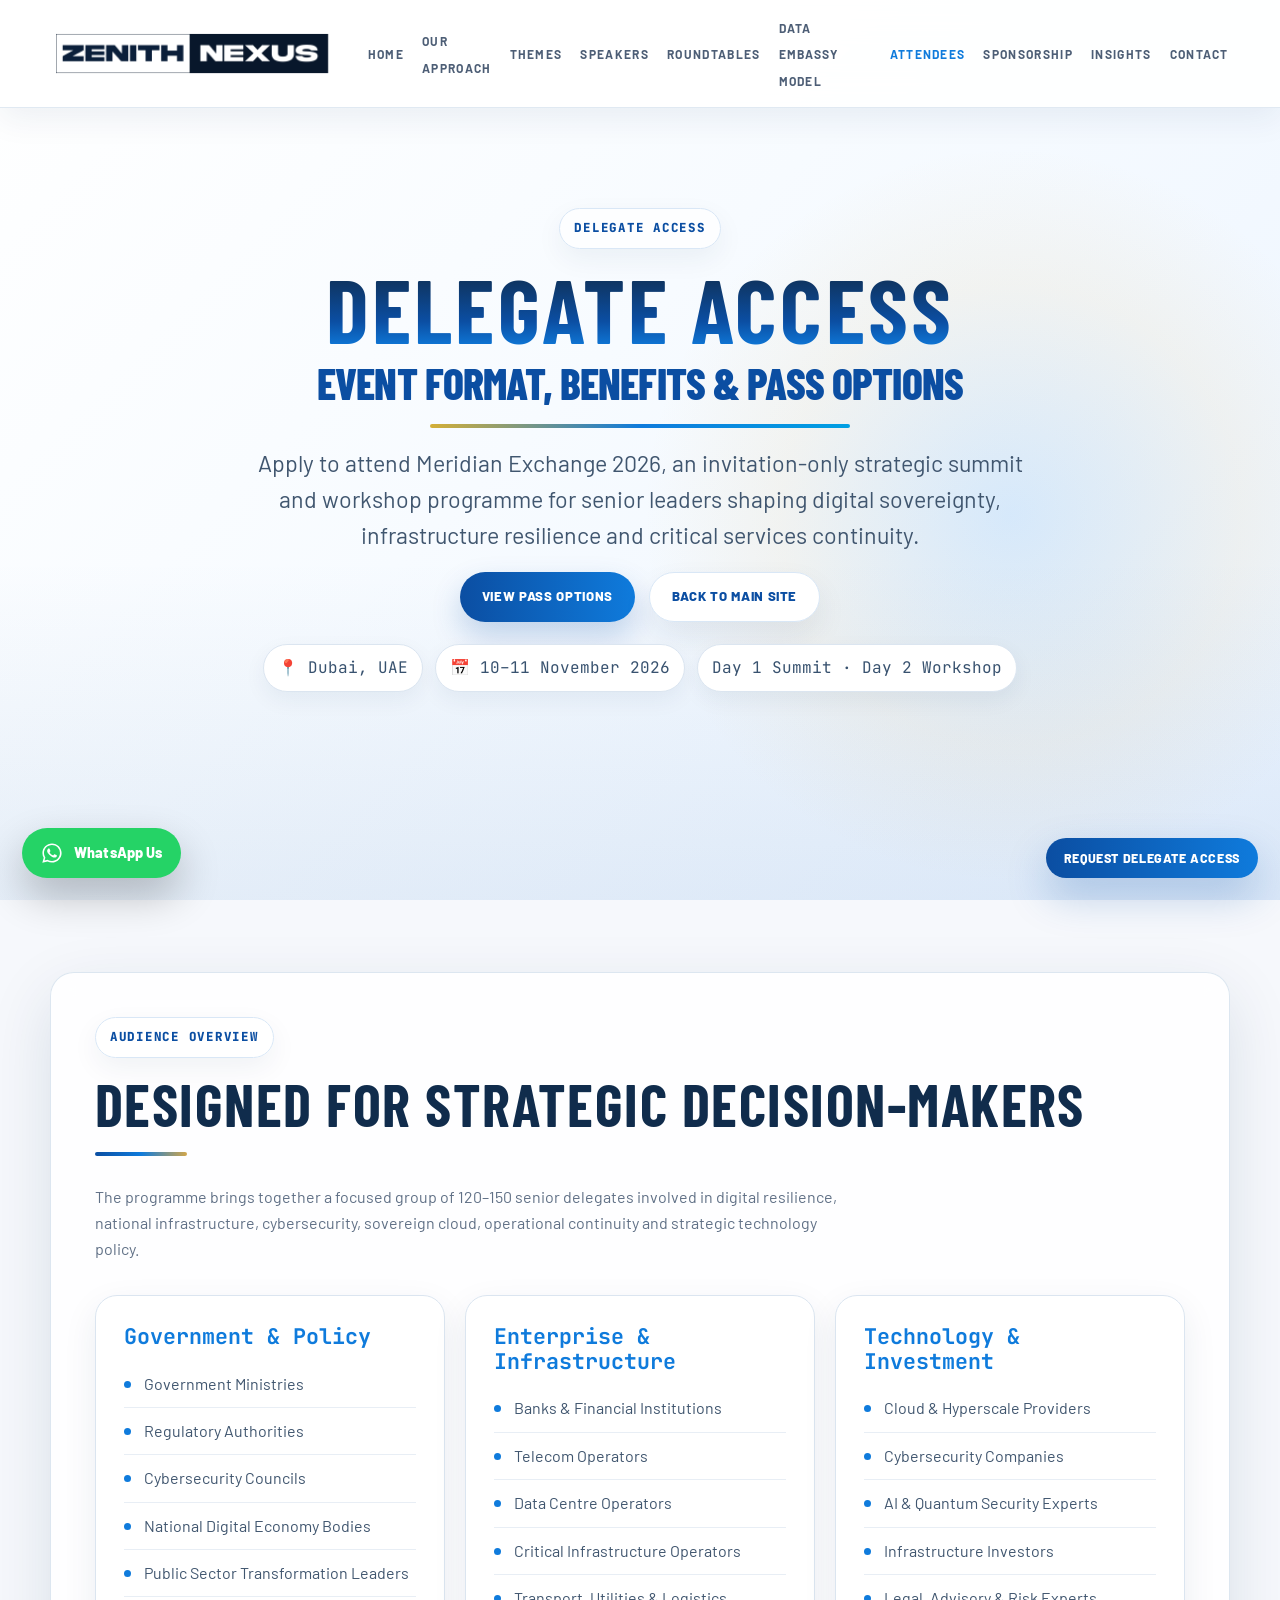
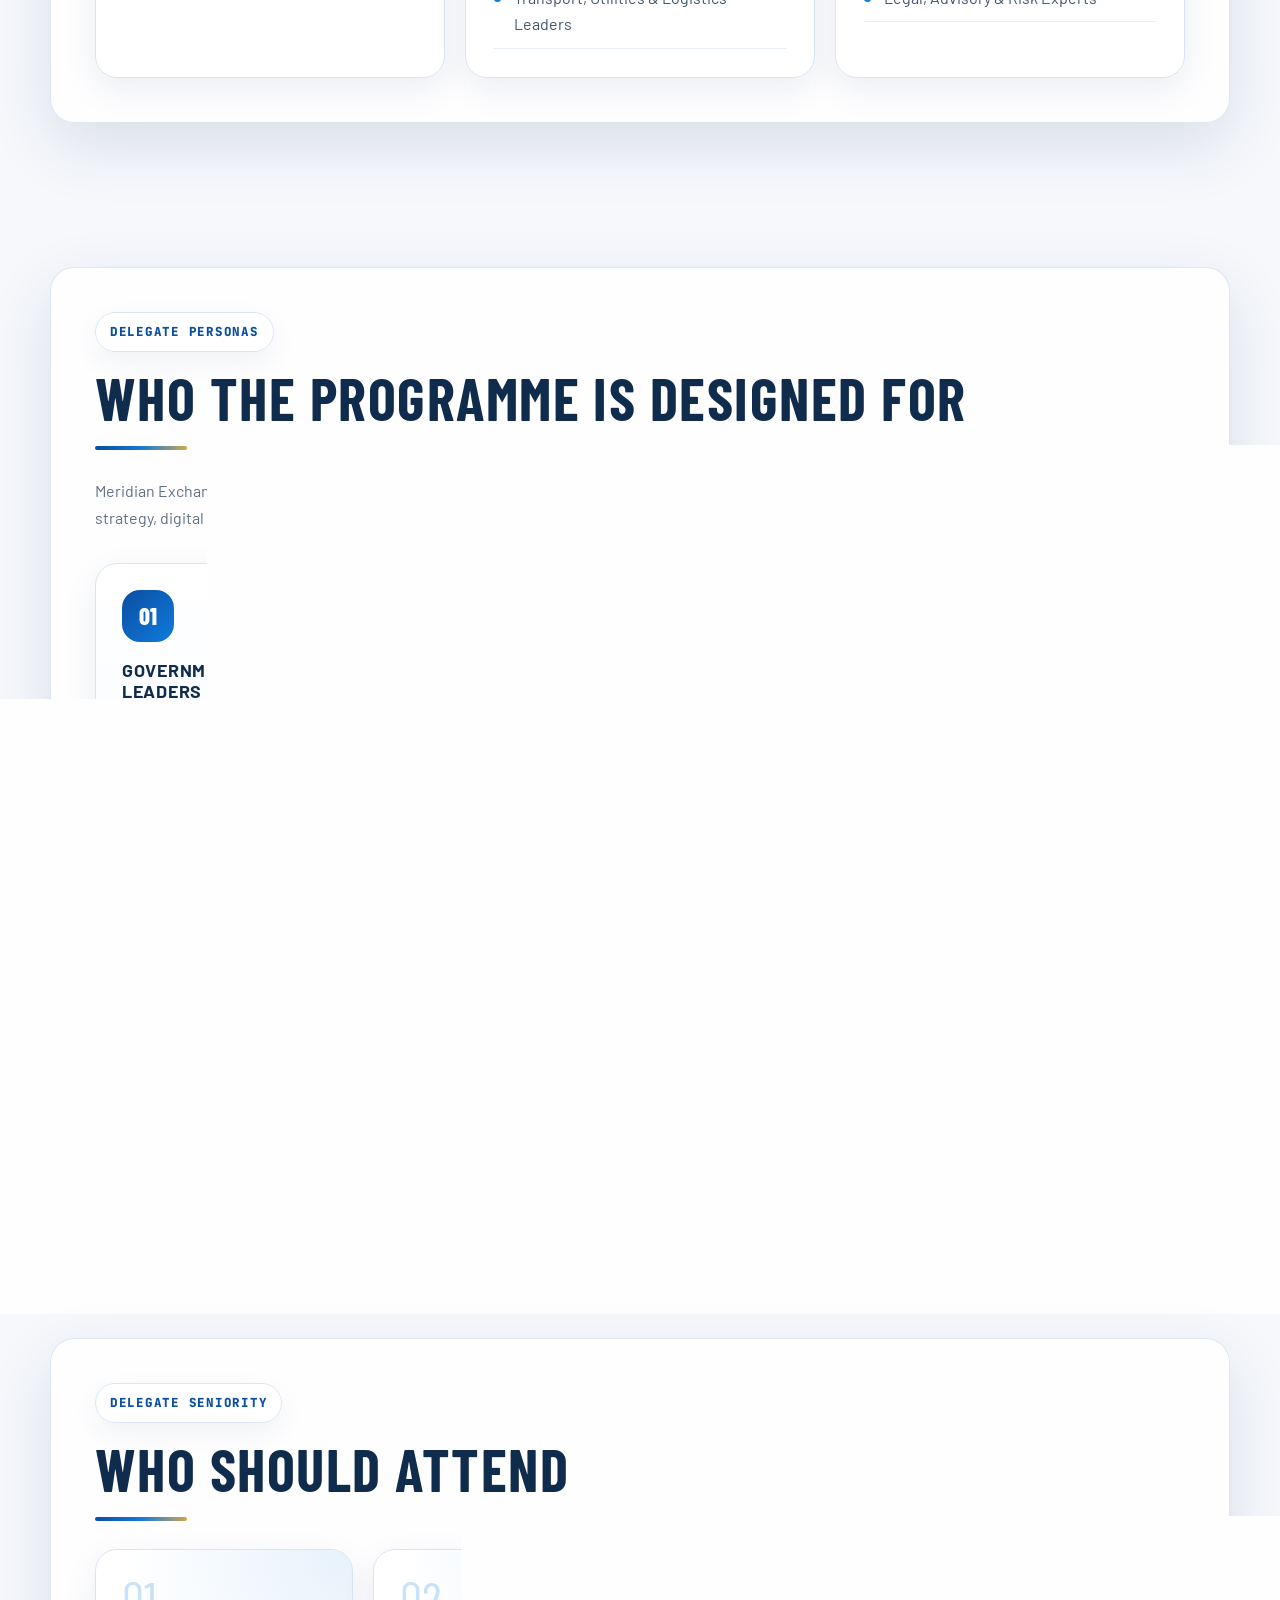
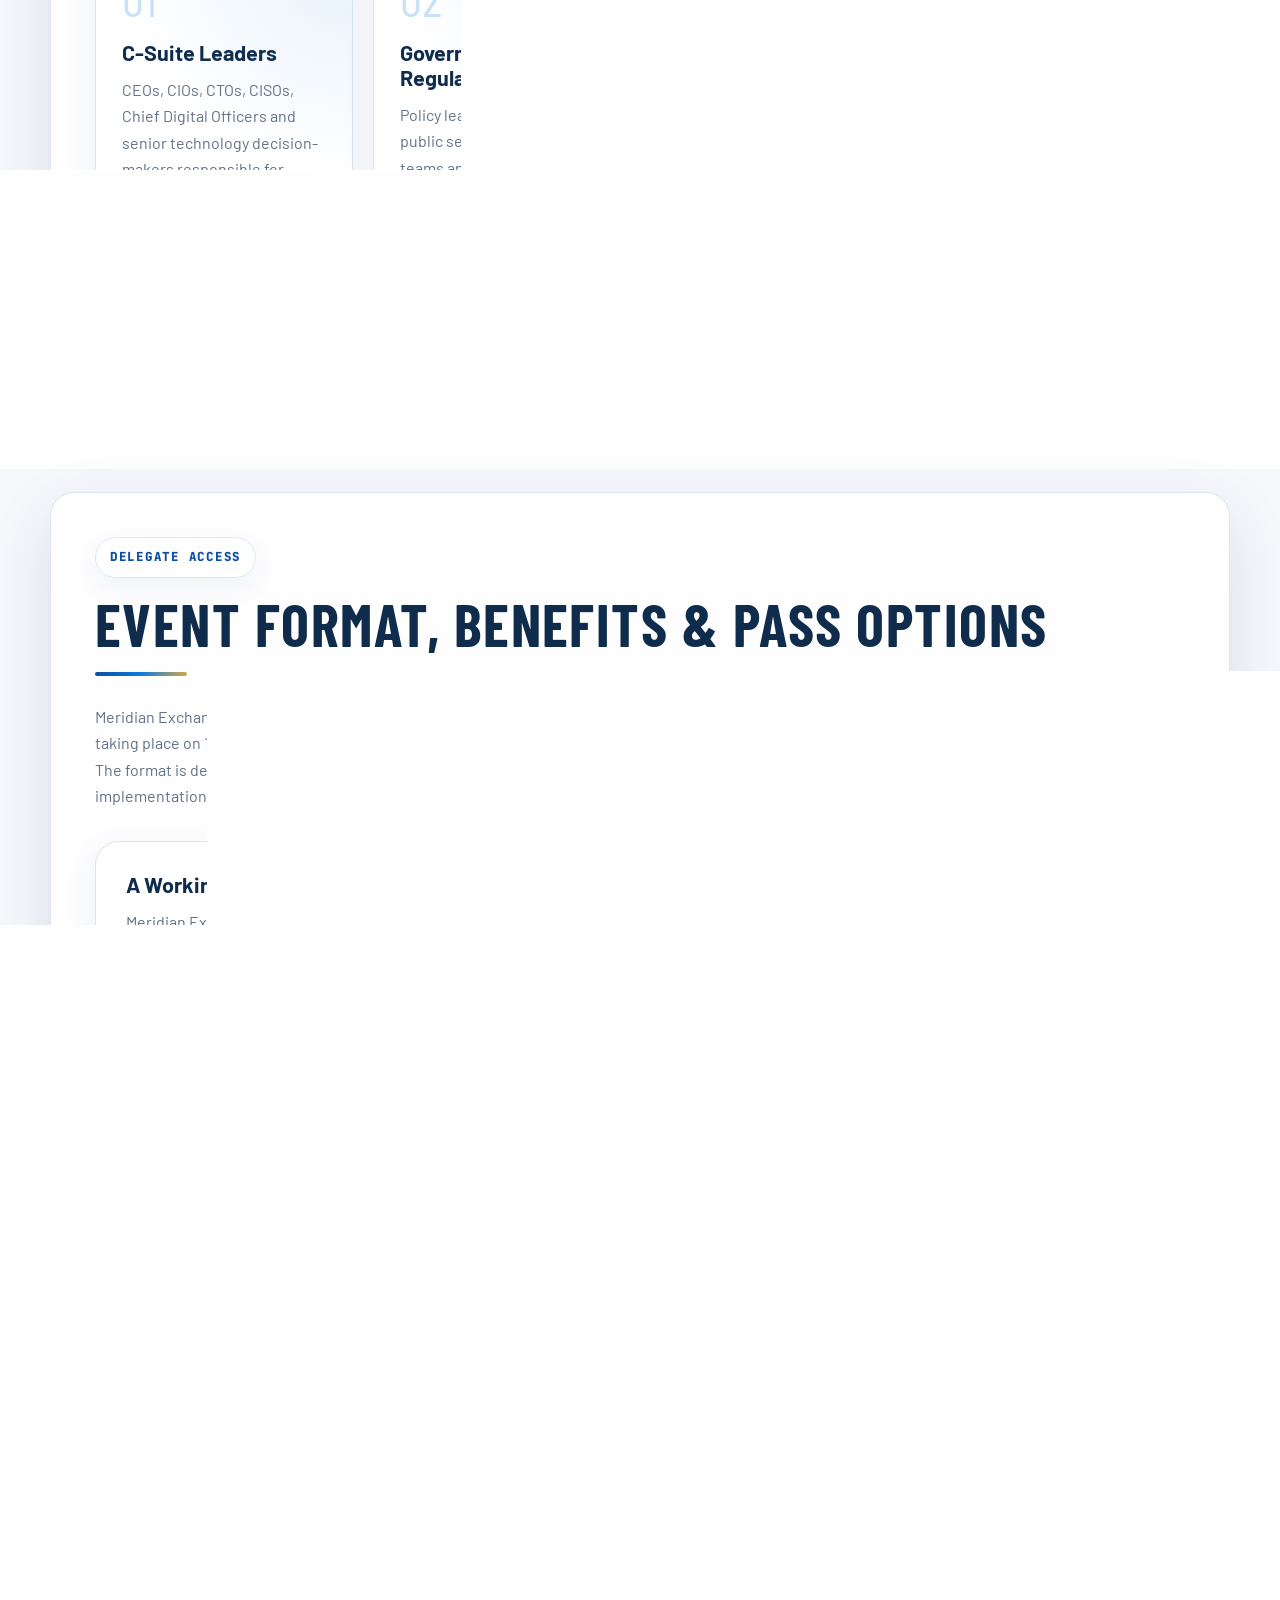
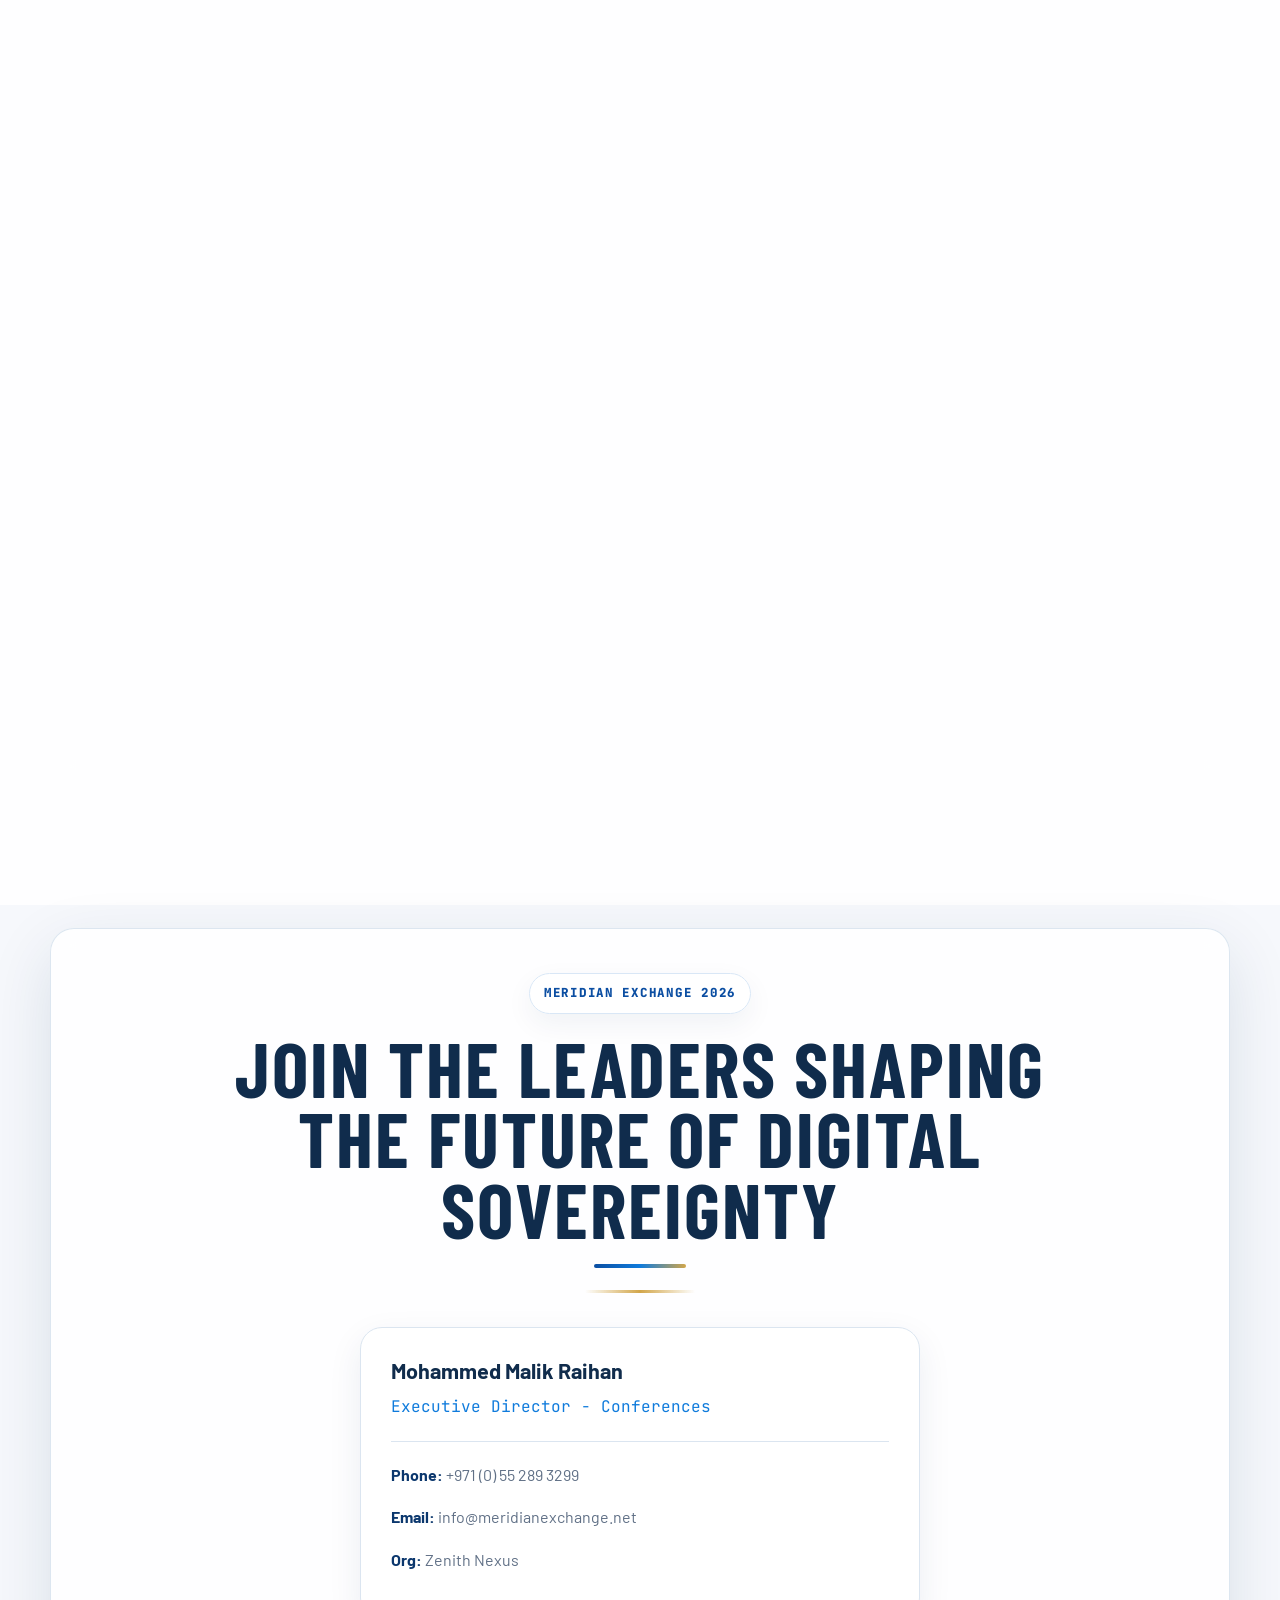
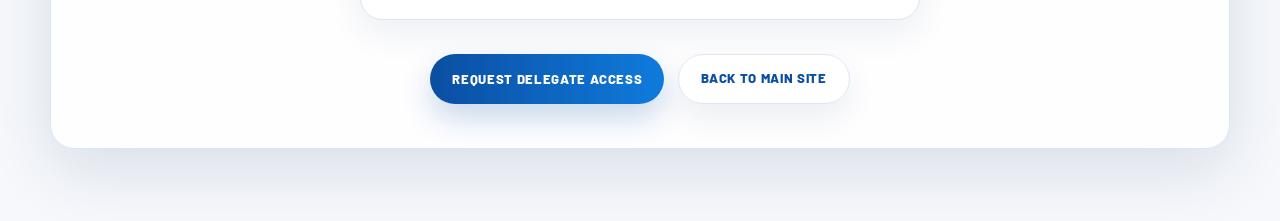
<file: attendees.html>
<!DOCTYPE html>
<html lang="en">
<head>
<meta charset="utf-8"/>
<meta content="width=device-width, initial-scale=1.0" name="viewport"/>

<title>Delegate Access | Meridian Exchange Dubai</title>

<meta name="description" content="Explore delegate access, event format, benefits and pass options for Meridian Exchange 2026, a two-day strategic summit and workshop in Dubai for senior leaders shaping digital sovereignty and infrastructure resilience."/><meta name="robots" content="index, follow"/>
<link rel="canonical" href="https://meridianexchange.net/attendees.html"/>

<meta property="og:type" content="website"/>
<meta property="og:title" content="Delegate Access | Meridian Exchange"/>
<meta property="og:description" content="A senior delegate profile for Meridian Exchange, bringing together government, regulatory, infrastructure, cybersecurity, cloud, data centre, telecom and digital transformation leaders."/>
<meta property="og:url" content="https://meridianexchange.net/attendees.html"/>
<meta property="og:site_name" content="Meridian Exchange"/>
<meta property="og:image" content="https://meridianexchange.net/images/meridian-preview.jpg"/>
<meta property="og:image:width" content="1200"/>
<meta property="og:image:height" content="630"/>

<meta name="twitter:card" content="summary_large_image"/>
<meta name="twitter:title" content="Delegate Access | Meridian Exchange"/>
<meta name="twitter:description" content="Explore delegate access, event format and pass options for Meridian Exchange 2026."/>
<meta name="twitter:image" content="https://meridianexchange.net/images/meridian-preview.jpg"/>

<link href="https://fonts.googleapis.com" rel="preconnect"/>
<link crossorigin="" href="https://fonts.gstatic.com" rel="preconnect"/>
<link href="https://fonts.googleapis.com/css2?family=Barlow:ital,wght@0,300;0,400;0,500;0,600;0,700;0,800;1,300;1,400&family=Barlow+Condensed:wght@600;700;800&family=JetBrains+Mono:wght@400;500&display=swap" rel="stylesheet"/>
<link href="css/style.css" rel="stylesheet"/>
</head>

<body>
<div aria-hidden="true" class="site-bg"></div>
<div id="progress-bar"></div>

<nav class="navbar">
  <div class="logo">
    <a href="index.html#cover">
      <img alt="Zenith Nexus Logo" class="nav-logo-img" src="images/Zenith Nexus Logo.png"/>
    </a>
  </div>

  <button aria-label="Toggle Navigation" class="menu-toggle" id="menuToggle">☰</button>

  <ul class="nav-links" id="navLinks">
    <li><a href="index.html#cover">Home</a></li>
    <li><a href="index.html#our-approach">Our Approach</a></li>
    <li><a href="index.html#strategic-themes">Themes</a></li>
    <li><a href="speakers.html">Speakers</a></li>
    <li><a href="index.html#roundtables">Roundtables</a></li>
    <li><a href="index.html#enclave-model">Data Embassy Model</a></li>
    <li><a href="attendees.html" class="active">Attendees</a></li>
    <li><a href="index.html#sponsorship">Sponsorship</a></li>
    <li><a href="insights.html">Insights</a></li>
    <li><a href="index.html#contact">Contact</a></li>
  </ul>
</nav>

<section class="page flex-center text-center" id="cover">
  <div class="container relative-z reveal">
    <p class="eyebrow font-mono">Delegate Access</p>
    <h1 class="hero-topic hero-brand-title fade-in">DELEGATE ACCESS</h1>
    <h2 class="hero-theme-highlight">Event Format, Benefits &amp; Pass Options</h2>

    <p class="hero-support">
      Apply to attend Meridian Exchange 2026, an invitation-only strategic summit and workshop programme for senior leaders shaping digital sovereignty, infrastructure resilience and critical services continuity.
    </p>

    <div class="hero-actions">
      <a href="#delegate-access" class="btn btn-primary">
        View Pass Options
      </a>
      <a href="index.html" class="btn btn-secondary">
        Back to Main Site
      </a>
    </div>

    <div class="meta-info font-mono" style="margin-top:22px;">
  <span>📍 Dubai, UAE</span>
  <span>📅 10–11 November 2026</span>
  <span>Day 1 Summit · Day 2 Workshop</span>
</div>
  </div>
</section>

<section class="page section-padding">
  <div class="container reveal">
    <p class="eyebrow font-mono">Audience Overview</p>
    <h2>Designed for Strategic Decision-Makers</h2>

    <p class="font-muted subtitle-margin">
      The programme brings together a focused group of 120–150 senior delegates involved in digital resilience, national infrastructure, cybersecurity, sovereign cloud, operational continuity and strategic technology policy.
    </p>

    <div class="three-col">
      <div class="list-col">
        <h3 class="teal font-mono">Government &amp; Policy</h3>
        <ul class="dotted-list">
          <li>Government Ministries</li>
          <li>Regulatory Authorities</li>
          <li>Cybersecurity Councils</li>
          <li>National Digital Economy Bodies</li>
          <li>Public Sector Transformation Leaders</li>
        </ul>
      </div>

      <div class="list-col">
        <h3 class="teal font-mono">Enterprise &amp; Infrastructure</h3>
        <ul class="dotted-list">
          <li>Banks &amp; Financial Institutions</li>
          <li>Telecom Operators</li>
          <li>Data Centre Operators</li>
          <li>Critical Infrastructure Operators</li>
          <li>Transport, Utilities &amp; Logistics Leaders</li>
        </ul>
      </div>

      <div class="list-col">
        <h3 class="teal font-mono">Technology &amp; Investment</h3>
        <ul class="dotted-list">
          <li>Cloud &amp; Hyperscale Providers</li>
          <li>Cybersecurity Companies</li>
          <li>AI &amp; Quantum Security Experts</li>
          <li>Infrastructure Investors</li>
          <li>Legal, Advisory &amp; Risk Experts</li>
        </ul>
      </div>
    </div>
  </div>
</section>

<section class="page section-padding" id="delegate-personas">
  <div class="container reveal">
    <p class="eyebrow font-mono">Delegate Personas</p>
    <h2>Who the Programme Is Designed For</h2>

    <p class="font-muted subtitle-margin">
  Meridian Exchange is curated for senior stakeholders responsible for national resilience, infrastructure strategy, digital transformation and sovereign technology decisions.
</p>

    <div class="persona-grid">
      <div class="persona-card card-hover">
        <span class="persona-icon">01</span>
        <h3>Government &amp; Regulatory Leaders</h3>
        <p class="font-muted">
          Ministries, digital authorities, regulators and public-sector leaders shaping national digital infrastructure policy.
        </p>
      </div>

      <div class="persona-card card-hover">
        <span class="persona-icon">02</span>
        <h3>Cybersecurity &amp; National Risk Teams</h3>
        <p class="font-muted">
          Stakeholders responsible for cyber resilience, national security coordination, incident readiness and infrastructure protection.
        </p>
      </div>

      <div class="persona-card card-hover">
        <span class="persona-icon">03</span>
        <h3>Cloud, Data Centre &amp; Telecom Operators</h3>
        <p class="font-muted">
          Infrastructure providers enabling sovereign cloud, colocation, connectivity, satellite, data corridors and resilience architecture.
        </p>
      </div>

      <div class="persona-card card-hover">
        <span class="persona-icon">04</span>
        <h3>Financial Infrastructure Leaders</h3>
        <p class="font-muted">
          Central banks, regulators, banks, payment networks and financial institutions focused on continuity and trusted infrastructure.
        </p>
      </div>

      <div class="persona-card card-hover">
        <span class="persona-icon">05</span>
        <h3>Technology &amp; Quantum Security Experts</h3>
        <p class="font-muted">
          Specialists in encryption, sovereign platforms, quantum-safe systems, identity, secure infrastructure and critical technologies.
        </p>
      </div>

      <div class="persona-card card-hover">
        <span class="persona-icon">06</span>
        <h3>Investors, Advisors &amp; Strategic Partners</h3>
        <p class="font-muted">
          Investment, legal, advisory and policy stakeholders supporting resilient infrastructure development and cross-border cooperation.
        </p>
      </div>
    </div>
  </div>
</section>

<section class="page section-padding">
  <div class="container reveal">
    <p class="eyebrow font-mono">Delegate Seniority</p>
    <h2>Who Should Attend</h2>

    <div class="rt-grid">
      <div class="rt-card card-hover">
        <div class="rt-badge font-condensed">01</div>
        <h3>C-Suite Leaders</h3>
        <p class="font-muted">
          CEOs, CIOs, CTOs, CISOs, Chief Digital Officers and senior technology decision-makers responsible for resilience and transformation.
        </p>
      </div>

      <div class="rt-card card-hover">
        <div class="rt-badge font-condensed">02</div>
        <h3>Government &amp; Regulators</h3>
        <p class="font-muted">
          Policy leaders, regulators, public sector transformation teams and authorities shaping digital sovereignty and infrastructure governance.
        </p>
      </div>

      <div class="rt-card card-hover">
        <div class="rt-badge font-condensed">03</div>
        <h3>Infrastructure Operators</h3>
        <p class="font-muted">
          Leaders responsible for national infrastructure, data centres, telecom networks, utilities, logistics platforms and essential services.
        </p>
      </div>

      <div class="rt-card card-hover">
        <div class="rt-badge font-condensed">04</div>
        <h3>Technology Partners</h3>
        <p class="font-muted">
          Cloud, cybersecurity, AI, quantum security, sovereign infrastructure and advisory companies supporting continuity and resilience strategies.
        </p>
      </div>
    </div>
  </div>
</section>

<section class="page section-padding" id="delegate-access">
  <div class="container reveal">
    <p class="eyebrow font-mono">Delegate Access</p>
    <h2>Event Format, Benefits &amp; Pass Options</h2>

    <p class="font-muted subtitle-margin">
  Meridian Exchange is structured as a two-day programme, with the closed-door strategic roundtable summit taking place on 10 November 2026 and a focused workshop programme taking place on 11 November 2026. The format is designed to support meaningful dialogue, practical recommendations and future implementation frameworks.
</p>

    <div class="delegate-format-grid">
      <div class="delegate-info-card">
        <h3>A Working Forum, Not a Traditional Conference</h3>

        <p class="font-muted">
  Meridian Exchange is designed for moderated strategic discussion, not passive conference attendance. Day 1 combines executive networking, closed-door roundtables and closing synthesis, followed by a focused workshop programme on Day 2.
</p>

        <div class="format-flow">
          <div class="format-step"><span>09:30</span> Arrival</div>
          <div class="format-step"><span>10:00</span> Welcome Coffee</div>
          <div class="format-step"><span>11:00</span> Opening Remarks</div>
          <div class="format-step"><span>11:45</span> First Course Roundtable</div>
          <div class="format-step"><span>12:30</span> Second Course Roundtable</div>
          <div class="format-step"><span>13:15</span> Third Course Roundtable</div>
          <div class="format-step"><span>15:00</span> Coffee Roundtable</div>
          <div class="format-step"><span>16:00</span> Closing Note</div>
        </div>
      </div>

      <div class="delegate-info-card">
        <h3>What Delegates Receive</h3>

        <ul class="benefit-list">
          <li>Full access to all roundtable discussions</li>
          <li>Access to the Day 2 workshop programme</li>
          <li>Three-course executive luncheon</li>
          <li>Welcome coffee and networking sessions</li>
          <li>Access to senior policymakers, regulators and infrastructure leaders</li>
          <li>Access to the Meridian Exchange Outcomes Report and Executive Summary</li>
          <li>Curated delegate directory</li>
          <li>Access to selected post-event materials</li>
          <li>Opportunity to contribute to strategic discussion outcomes</li>
        </ul>
      </div>
    </div>

    <div class="pass-section">
      <p class="eyebrow font-mono">Investment</p>
      <h3>Delegate Pass Options</h3>

      <div class="pass-grid">
        <div class="pass-card card-hover early-pass">
          <p class="pass-label">Limited Allocation</p>
          <h3>Early Confirmation Rate</h3>
          <p class="pass-deadline">Revised allocation date to be announced</p>
          <div class="pass-price">USD 495 <span>+ VAT</span></div>
          <p class="font-muted">
            For approved delegates confirming early. Standard individual rate applies after the cut-off date.
          </p>
        </div>

        <div class="pass-card card-hover featured-pass">
          <p class="pass-label">Individual Access</p>
          <h3>Individual Delegate Pass</h3>
          <div class="pass-price">USD 695 <span>+ VAT</span></div>
          <p class="font-muted">
            For qualified senior executives attending individually.
          </p>
        </div>

        <div class="pass-card card-hover">
          <p class="pass-label">3 Delegates</p>
          <h3>Group Delegate Pass</h3>
          <div class="pass-price">USD 1,750 <span>+ VAT</span></div>
          <p class="font-muted">
            For organisations nominating multiple senior representatives.
          </p>
        </div>

        <div class="pass-card card-hover">
          <p class="pass-label">5 Delegates</p>
          <h3>Corporate Delegation</h3>
          <div class="pass-price">USD 2,750 <span>+ VAT</span></div>
          <p class="font-muted">
            For leadership teams participating across resilience, infrastructure, cloud, cybersecurity or strategy functions.
          </p>
        </div>
      </div>

      <p class="pass-note font-muted">
  Early Confirmation Rate is subject to approval and limited allocation. Revised confirmation timelines will be announced following the updated November 2026 event schedule. Attendance is subject to qualification and invitation approval to maintain the seniority and balance of the Meridian Exchange audience.
</p>
    </div>

    <div class="insights-cta delegate-cta">
      <h3>Request Delegate Access</h3>
      <p class="font-muted">
        Submit your interest to attend Meridian Exchange 2026. The Meridian Exchange Secretariat will review your details and contact you regarding suitable delegate access options.
      </p>

      <button class="btn btn-primary js-open-lead-form" data-form-type="delegate" type="button">
        Request Delegate Access
      </button>
    </div>
  </div>
</section>

<section class="page flex-center text-center section-padding" id="contact">
  <div class="container reveal">
    <p class="eyebrow font-mono">Meridian Exchange 2026</p>
    <h2 class="footer-topic fade-in">Join the Leaders Shaping the Future of Digital Sovereignty</h2>

    <div class="gold-divider"></div>

    <div class="contact-box text-left card-hover">
      <h3>Mohammed Malik Raihan</h3>
      <p class="teal no-margin font-mono">Executive Director - Conferences</p>
      <hr class="dark-hr"/>
      <p class="font-muted"><strong>Phone:</strong> +971 (0) 55 289 3299</p>
      <p class="font-muted"><strong>Email:</strong> info@meridianexchange.net</p>
      <p class="font-muted"><strong>Org:</strong> Zenith Nexus</p>
    </div>

    <div class="hero-actions footer-actions">
      <button class="btn btn-primary js-open-lead-form" data-form-type="delegate" type="button">
        Request Delegate Access
      </button>

      <a href="index.html" class="btn btn-secondary">
        Back to Main Site
      </a>
    </div>
  </div>
</section>

<button class="floating-cta js-open-lead-form" data-form-type="delegate" type="button">
  Request Delegate Access
</button>

<div class="lead-modal" id="leadModal" aria-hidden="true">
  <div class="lead-modal-backdrop" data-close-lead-modal></div>

  <div class="lead-modal-dialog" role="dialog" aria-modal="true" aria-labelledby="leadModalTitle">
    <button class="lead-modal-close" type="button" aria-label="Close form" data-close-lead-modal>×</button>

    <p class="eyebrow font-mono" id="leadModalEyebrow">Meridian Exchange 2026</p>
    <h2 id="leadModalTitle">Request Delegate Access</h2>
    <p class="lead-modal-intro font-muted" id="leadModalIntro">Share your details and our team will contact you shortly.</p>

    <form class="lead-form" id="leadForm">
      <input type="hidden" id="formIntent" name="Enquiry Type" value="Request Delegate Access" />

      <div class="form-grid">
        <label>
          First Name*
          <input type="text" name="First Name" required autocomplete="given-name" />
        </label>

        <label>
          Last Name*
          <input type="text" name="Last Name" required autocomplete="family-name" />
        </label>

        <label>
          Business Email*
          <input type="email" name="Business Email" required autocomplete="email" />
        </label>

        <label>
          Mobile Number*
          <input type="tel" name="Mobile Number" required autocomplete="tel" />
        </label>

        <label>
          Job Title*
          <input type="text" name="Job Title" required autocomplete="organization-title" />
        </label>

        <label>
          Company / Organisation*
          <input type="text" name="Company" required autocomplete="organization" />
        </label>

        <label>
          Country*
          <input type="text" name="Country" required autocomplete="country-name" />
        </label>

        <label>
          Organisation Type*
          <select name="Organisation Type" required>
            <option value="">Select</option>
            <option>Government Authority / Regulator</option>
            <option>Central Bank / Financial Regulator</option>
            <option>Bank / Financial Institution</option>
            <option>Cloud / Hyperscaler</option>
            <option>Data Centre / Infrastructure Operator</option>
            <option>Cybersecurity / Technology Provider</option>
            <option>Investor / Advisory / Legal</option>
            <option>Media / Association</option>
            <option>Other</option>
          </select>
        </label>

        <label class="full-width">
          Message / Area of Interest
          <textarea name="Message" rows="4" placeholder="Tell us whether you are interested in attending, group passes, corporate delegation, agenda access, speaking, or a private discussion."></textarea>
        </label>
      </div>

      <label class="consent-row">
        <input type="checkbox" name="Consent" required />
        I agree to be contacted by Zenith Nexus regarding Meridian Exchange.
      </label>

      <button class="btn btn-primary lead-submit" type="submit">
        Submit Enquiry
      </button>

      <p class="form-note font-muted">
        Your enquiry will be securely submitted to the Meridian Exchange Secretariat. A member of our team will contact you shortly.
      </p>
    </form>
  </div>
</div>

<a
  href="https://wa.me/971552893299?text=Hello%20Malik%2C%20I%20am%20interested%20in%20Meridian%20Exchange%202026.%20Please%20share%20more%20details."
  class="whatsapp-float"
  target="_blank"
  rel="noopener noreferrer"
  aria-label="Chat with us on WhatsApp"
>
  <span class="whatsapp-icon">
    <svg viewBox="0 0 32 32" aria-hidden="true">
      <path d="M16.01 3.2C8.96 3.2 3.22 8.94 3.22 15.99c0 2.25.59 4.45 1.72 6.39L3.1 29.1l6.88-1.8a12.72 12.72 0 0 0 6.03 1.53h.01c7.05 0 12.79-5.74 12.79-12.79S23.06 3.2 16.01 3.2Zm0 23.47h-.01c-1.92 0-3.81-.52-5.45-1.5l-.39-.23-4.08 1.07 1.09-3.98-.25-.41a10.56 10.56 0 0 1-1.62-5.63c0-5.87 4.78-10.65 10.66-10.65 2.85 0 5.52 1.11 7.53 3.12a10.58 10.58 0 0 1 3.12 7.53c0 5.88-4.78 10.66-10.6 10.68Zm5.84-7.98c-.32-.16-1.89-.93-2.18-1.04-.29-.11-.5-.16-.71.16-.21.32-.82 1.04-1.01 1.25-.19.21-.37.24-.69.08-.32-.16-1.35-.5-2.58-1.59-.95-.85-1.59-1.89-1.78-2.21-.19-.32-.02-.49.14-.65.15-.15.32-.37.48-.56.16-.19.21-.32.32-.53.11-.21.05-.4-.03-.56-.08-.16-.71-1.72-.98-2.36-.26-.62-.52-.54-.71-.55h-.61c-.21 0-.56.08-.85.4-.29.32-1.12 1.09-1.12 2.66s1.14 3.09 1.3 3.3c.16.21 2.24 3.42 5.43 4.8.76.33 1.35.53 1.81.68.76.24 1.45.21 2 .13.61-.09 1.89-.77 2.15-1.52.27-.75.27-1.39.19-1.52-.08-.13-.29-.21-.61-.37Z"></path>
    </svg>
  </span>
  <span class="whatsapp-text">WhatsApp Us</span>
</a>

<script src="js/app.js"></script>
</body>
</html>
</file>
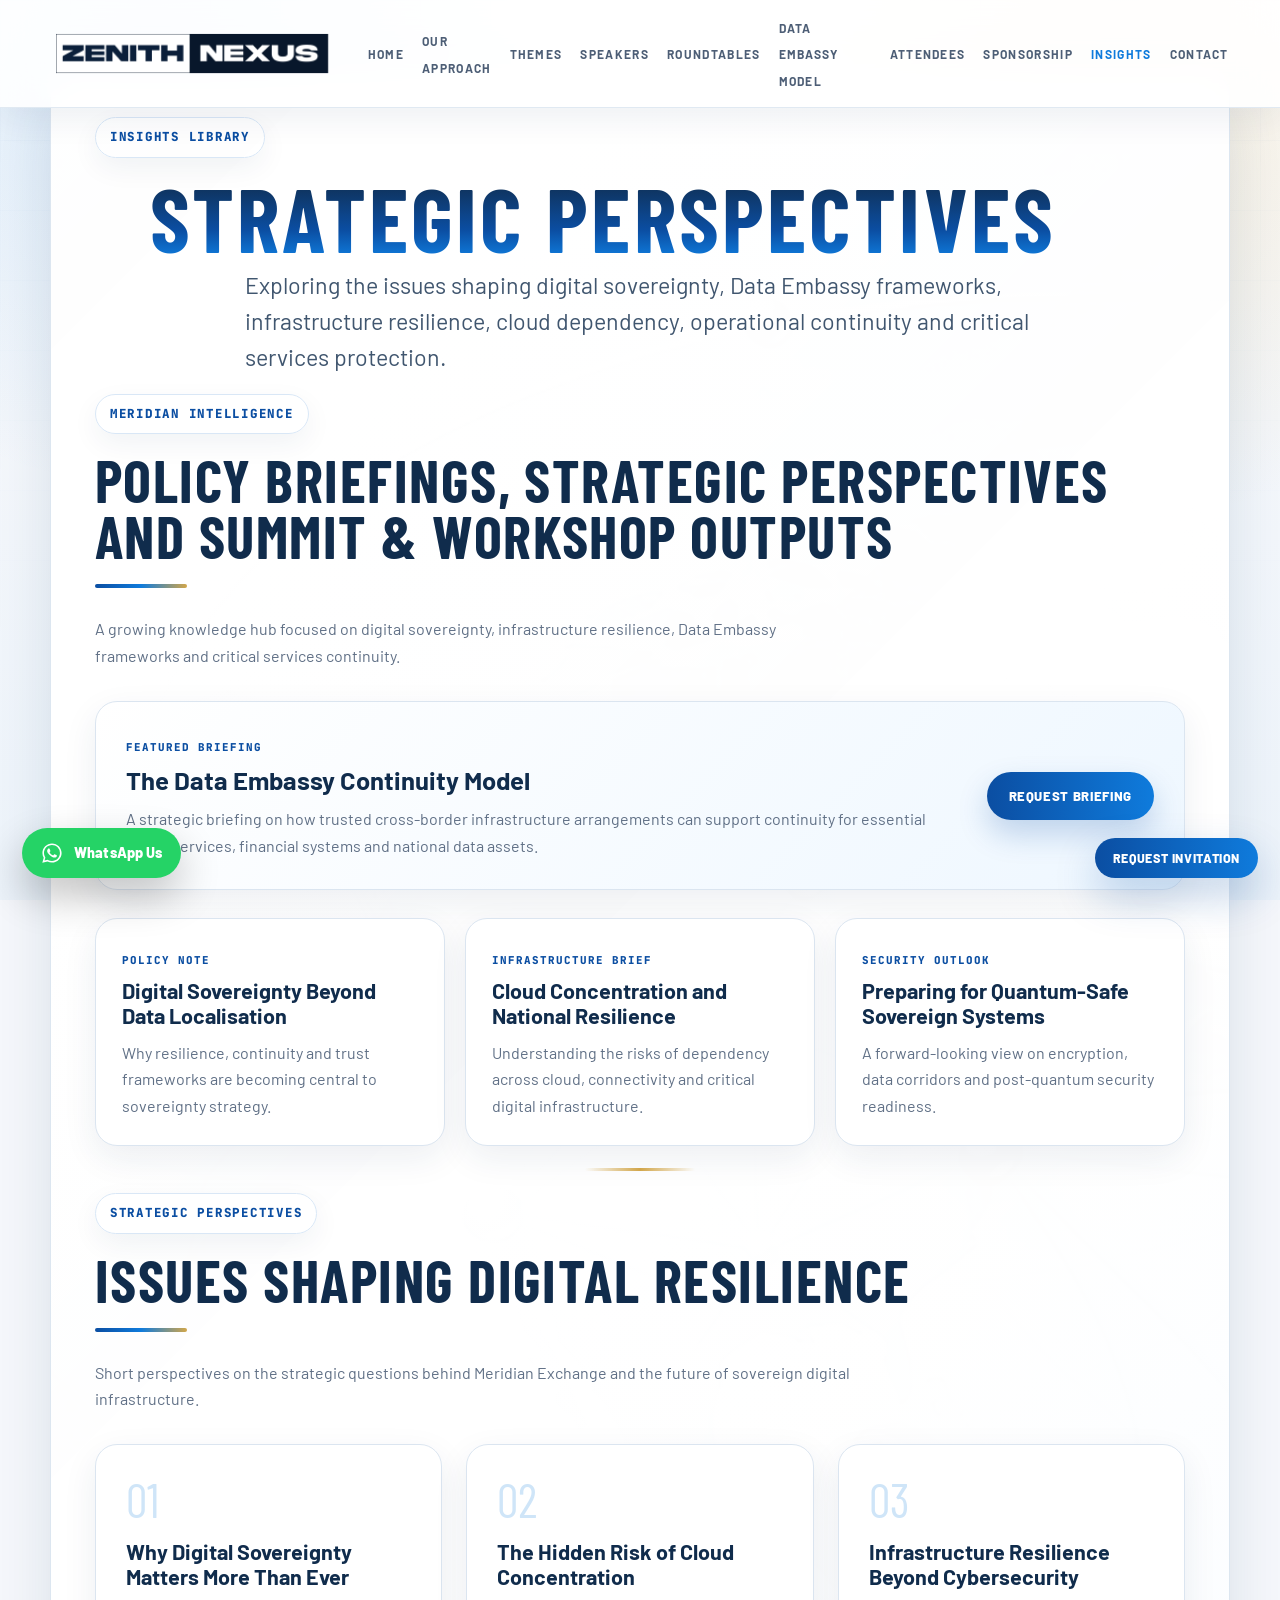
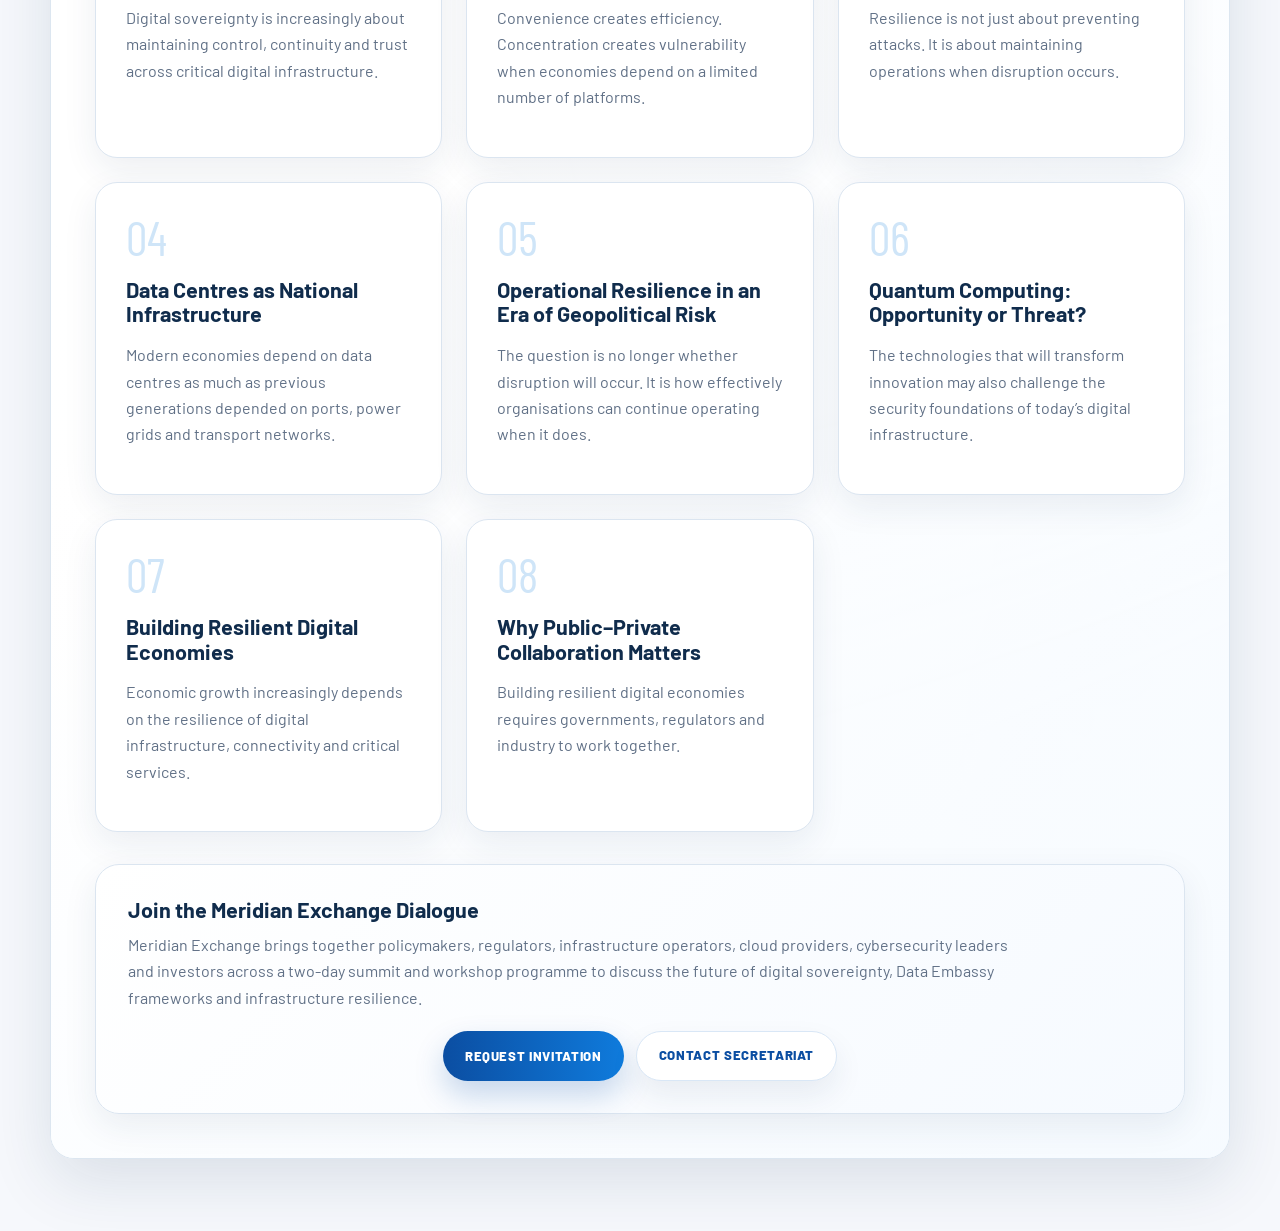
<file: insights.html>
<!DOCTYPE html>
<html lang="en">
<head>
<meta charset="utf-8"/>
<meta name="viewport" content="width=device-width, initial-scale=1.0"/>

<title>Insights | Meridian Exchange</title>

<meta name="description" content="Strategic insights from Meridian Exchange on digital sovereignty, Data Embassy frameworks, infrastructure resilience, cloud concentration, operational continuity, workshop themes and critical services protection."/><meta name="robots" content="index, follow"/>
<link rel="canonical" href="https://meridianexchange.net/insights.html"/>

<meta property="og:type" content="website"/>
<meta property="og:title" content="Insights | Meridian Exchange"/>
<meta property="og:description" content="Explore strategic perspectives, policy briefings and summit outputs on digital sovereignty, Data Embassy frameworks, infrastructure resilience and critical services continuity."/>
<meta property="og:url" content="https://meridianexchange.net/insights.html"/>
<meta property="og:site_name" content="Meridian Exchange"/>
<meta property="og:image" content="https://meridianexchange.net/images/meridian-preview.jpg"/>
<meta property="og:image:width" content="1200"/>
<meta property="og:image:height" content="630"/>

<meta name="twitter:card" content="summary_large_image"/>
<meta name="twitter:title" content="Insights | Meridian Exchange"/>
<meta name="twitter:description" content="Strategic perspectives on digital sovereignty, Data Embassy models and infrastructure resilience."/>
<meta name="twitter:image" content="https://meridianexchange.net/images/meridian-preview.jpg"/>

<link href="https://fonts.googleapis.com" rel="preconnect"/>
<link crossorigin="" href="https://fonts.gstatic.com" rel="preconnect"/>
<link href="https://fonts.googleapis.com/css2?family=Barlow:ital,wght@0,300;0,400;0,500;0,600;0,700;0,800;1,300;1,400&family=Barlow+Condensed:wght@600;700;800&family=JetBrains+Mono:wght@400;500&display=swap" rel="stylesheet"/>
<link href="css/style.css" rel="stylesheet"/>

<!-- Google Analytics -->
<script async src="https://www.googletagmanager.com/gtag/js?id=G-MV438D7FXN"></script>
<script>
  window.dataLayer = window.dataLayer || [];
  function gtag(){dataLayer.push(arguments);}
  gtag('js', new Date());
  gtag('config', 'G-MV438D7FXN');
</script>

<!-- LinkedIn Insight Tag -->
<script type="text/javascript">
_linkedin_partner_id = "10366401";
window._linkedin_data_partner_ids = window._linkedin_data_partner_ids || [];
window._linkedin_data_partner_ids.push(_linkedin_partner_id);
</script>

<script type="text/javascript">
(function(l) {
if (!l){
window.lintrk = function(a,b){
window.lintrk.q.push([a,b]);
};
window.lintrk.q=[];
}
var s = document.getElementsByTagName("script")[0];
var b = document.createElement("script");
b.type = "text/javascript";
b.async = true;
b.src = "https://snap.licdn.com/li.lms-analytics/insight.min.js";
s.parentNode.insertBefore(b, s);
})(window.lintrk);
</script>

<noscript>
<img
height="1"
width="1"
style="display:none;"
alt=""
src="https://px.ads.linkedin.com/collect/?pid=10366401&fmt=gif"
/>
</noscript>

</head>

<body>
<div aria-hidden="true" class="site-bg"></div>
<div id="progress-bar"></div>

<nav class="navbar">
  <div class="logo">
    <a href="index.html#cover">
      <img alt="Zenith Nexus Logo" class="nav-logo-img" src="images/Zenith Nexus Logo.png"/>
    </a>
  </div>

  <button aria-label="Toggle Navigation" class="menu-toggle" id="menuToggle">☰</button>

  <ul class="nav-links" id="navLinks">
    <li><a href="index.html#cover">Home</a></li>
    <li><a href="index.html#our-approach">Our Approach</a></li>
    <li><a href="index.html#strategic-themes">Themes</a></li>
    <li><a href="speakers.html">Speakers</a></li>
    <li><a href="index.html#roundtables">Roundtables</a></li>
    <li><a href="index.html#enclave-model">Data Embassy Model</a></li>
    <li><a href="attendees.html">Attendees</a></li>
    <li><a href="index.html#sponsorship">Sponsorship</a></li>
    <li><a href="insights.html" class="active">Insights</a></li>
    <li><a href="index.html#contact">Contact</a></li>
  </ul>
</nav>

<section class="page section-padding page-band page-band-globe">
  <div class="container reveal">
    <p class="eyebrow font-mono">Insights Library</p>
    <h1 class="hero-topic hero-brand-title">Strategic Perspectives</h1>

    <p class="hero-support">
      Exploring the issues shaping digital sovereignty, Data Embassy frameworks,
      infrastructure resilience, cloud dependency, operational continuity and critical services protection.
    </p>

    <div class="insights-hub">
      <p class="eyebrow font-mono">Meridian Intelligence</p>
      <h2>Policy Briefings, Strategic Perspectives and Summit &amp; Workshop Outputs</h2>

      <p class="font-muted subtitle-margin">
        A growing knowledge hub focused on digital sovereignty, infrastructure resilience,
        Data Embassy frameworks and critical services continuity.
      </p>

      <div class="publication-feature card-hover">
        <div>
          <span class="featured-label font-mono">Featured Briefing</span>
          <h3>The Data Embassy Continuity Model</h3>
          <p class="font-muted">
            A strategic briefing on how trusted cross-border infrastructure arrangements can support continuity for essential public services, financial systems and national data assets.
          </p>
        </div>

        <button class="btn btn-primary js-open-lead-form" data-form-type="agenda" type="button">
          Request Briefing
        </button>
      </div>

      <div class="publication-grid">
        <article class="publication-card">
          <span class="publication-type font-mono">Policy Note</span>
          <h3>Digital Sovereignty Beyond Data Localisation</h3>
          <p class="font-muted">
            Why resilience, continuity and trust frameworks are becoming central to sovereignty strategy.
          </p>
        </article>

        <article class="publication-card">
          <span class="publication-type font-mono">Infrastructure Brief</span>
          <h3>Cloud Concentration and National Resilience</h3>
          <p class="font-muted">
            Understanding the risks of dependency across cloud, connectivity and critical digital infrastructure.
          </p>
        </article>

        <article class="publication-card">
          <span class="publication-type font-mono">Security Outlook</span>
          <h3>Preparing for Quantum-Safe Sovereign Systems</h3>
          <p class="font-muted">
            A forward-looking view on encryption, data corridors and post-quantum security readiness.
          </p>
        </article>
      </div>
    </div>

    <div class="gold-divider"></div>

    <p class="eyebrow font-mono">Strategic Perspectives</p>
    <h2>Issues Shaping Digital Resilience</h2>

    <p class="font-muted subtitle-margin">
      Short perspectives on the strategic questions behind Meridian Exchange and the future of sovereign digital infrastructure.
    </p>

    <div class="insights-grid">

      <article class="insight-card card-hover">
        <span class="insight-num font-condensed">01</span>
        <h3>Why Digital Sovereignty Matters More Than Ever</h3>
        <p class="font-muted">
          Digital sovereignty is increasingly about maintaining control, continuity and trust across critical digital infrastructure.
        </p>
      </article>

      <article class="insight-card card-hover">
        <span class="insight-num font-condensed">02</span>
        <h3>The Hidden Risk of Cloud Concentration</h3>
        <p class="font-muted">
          Convenience creates efficiency. Concentration creates vulnerability when economies depend on a limited number of platforms.
        </p>
      </article>

      <article class="insight-card card-hover">
        <span class="insight-num font-condensed">03</span>
        <h3>Infrastructure Resilience Beyond Cybersecurity</h3>
        <p class="font-muted">
          Resilience is not just about preventing attacks. It is about maintaining operations when disruption occurs.
        </p>
      </article>

      <article class="insight-card card-hover">
        <span class="insight-num font-condensed">04</span>
        <h3>Data Centres as National Infrastructure</h3>
        <p class="font-muted">
          Modern economies depend on data centres as much as previous generations depended on ports, power grids and transport networks.
        </p>
      </article>

      <article class="insight-card card-hover">
        <span class="insight-num font-condensed">05</span>
        <h3>Operational Resilience in an Era of Geopolitical Risk</h3>
        <p class="font-muted">
          The question is no longer whether disruption will occur. It is how effectively organisations can continue operating when it does.
        </p>
      </article>

      <article class="insight-card card-hover">
        <span class="insight-num font-condensed">06</span>
        <h3>Quantum Computing: Opportunity or Threat?</h3>
        <p class="font-muted">
          The technologies that will transform innovation may also challenge the security foundations of today’s digital infrastructure.
        </p>
      </article>

      <article class="insight-card card-hover">
        <span class="insight-num font-condensed">07</span>
        <h3>Building Resilient Digital Economies</h3>
        <p class="font-muted">
          Economic growth increasingly depends on the resilience of digital infrastructure, connectivity and critical services.
        </p>
      </article>

      <article class="insight-card card-hover">
        <span class="insight-num font-condensed">08</span>
        <h3>Why Public–Private Collaboration Matters</h3>
        <p class="font-muted">
          Building resilient digital economies requires governments, regulators and industry to work together.
        </p>
      </article>

    </div>

    <div class="insights-cta">
      <h3>Join the Meridian Exchange Dialogue</h3>
      <p class="font-muted">
  Meridian Exchange brings together policymakers, regulators, infrastructure operators,
  cloud providers, cybersecurity leaders and investors across a two-day summit and workshop programme
  to discuss the future of digital sovereignty, Data Embassy frameworks and infrastructure resilience.
</p>

      <div style="display:flex;gap:12px;justify-content:center;flex-wrap:wrap;">
        <button class="btn btn-primary js-open-lead-form" data-form-type="invitation" type="button">
          Request Invitation
        </button>

        <a href="index.html#contact" class="btn btn-secondary">
          Contact Secretariat
        </a>
      </div>
    </div>
  </div>
</section>

<button class="floating-cta js-open-lead-form" data-form-type="invitation" type="button">
  Request Invitation
</button>

<div class="lead-modal" id="leadModal" aria-hidden="true">
  <div class="lead-modal-backdrop" data-close-lead-modal></div>

  <div class="lead-modal-dialog" role="dialog" aria-modal="true" aria-labelledby="leadModalTitle">
    <button class="lead-modal-close" type="button" aria-label="Close form" data-close-lead-modal>×</button>

    <p class="eyebrow font-mono" id="leadModalEyebrow">Meridian Exchange 2026</p>
    <h2 id="leadModalTitle">Request Invitation</h2>
    <p class="lead-modal-intro font-muted" id="leadModalIntro">Share your details and our team will contact you shortly.</p>

    <form class="lead-form" id="leadForm">
      <input type="hidden" id="formIntent" name="Enquiry Type" value="Request Invitation" />

      <div class="form-grid">
        <label>
          First Name*
          <input type="text" name="First Name" required autocomplete="given-name" />
        </label>

        <label>
          Last Name*
          <input type="text" name="Last Name" required autocomplete="family-name" />
        </label>

        <label>
          Business Email*
          <input type="email" name="Business Email" required autocomplete="email" />
        </label>

        <label>
          Mobile Number*
          <input type="tel" name="Mobile Number" required autocomplete="tel" />
        </label>

        <label>
          Job Title*
          <input type="text" name="Job Title" required autocomplete="organization-title" />
        </label>

        <label>
          Company / Organisation*
          <input type="text" name="Company" required autocomplete="organization" />
        </label>

        <label>
          Country*
          <input type="text" name="Country" required autocomplete="country-name" />
        </label>

        <label>
          Organisation Type*
          <select name="Organisation Type" required>
            <option value="">Select</option>
            <option>Government Authority / Regulator</option>
            <option>Central Bank / Financial Regulator</option>
            <option>Bank / Financial Institution</option>
            <option>Cloud / Hyperscaler</option>
            <option>Data Centre / Infrastructure Operator</option>
            <option>Cybersecurity / Technology Provider</option>
            <option>Investor / Advisory / Legal</option>
            <option>Media / Association</option>
            <option>Other</option>
          </select>
        </label>

        <label class="sponsor-only">
          Sponsorship Interest
          <select name="Sponsorship Interest">
            <option value="">Select</option>
            <option>Strategic Partner</option>
            <option>Roundtable Partner</option>
            <option>Knowledge Partner</option>
            <option>Technology Partner</option>
            <option>Media / Supporting Partner</option>
          </select>
        </label>

        <label class="sponsor-only">
          Estimated Budget Range
          <select name="Estimated Budget Range">
            <option value="">Select</option>
            <option>Under AED 50,000</option>
            <option>AED 50,000 – 100,000</option>
            <option>AED 100,000 – 250,000</option>
            <option>AED 250,000+</option>
            <option>To be discussed</option>
          </select>
        </label>

        <label class="full-width">
          Message / Area of Interest
          <textarea name="Message" rows="4" placeholder="Tell us whether you are interested in attending, partnering, sponsorship, agenda access, speaking, receiving a briefing, or a private discussion."></textarea>
        </label>
      </div>

      <label class="consent-row">
        <input type="checkbox" name="Consent" required />
        I agree to be contacted by Zenith Nexus regarding Meridian Exchange.
      </label>

      <button class="btn btn-primary lead-submit" type="submit">
        Submit Enquiry
      </button>

      <p class="form-note font-muted">
        Your enquiry will be securely submitted to the Meridian Exchange Secretariat. A member of our team will contact you shortly.
      </p>
    </form>
  </div>
</div>

<a
  href="https://wa.me/971552893299?text=Hello%20Malik%2C%20I%20am%20interested%20in%20Meridian%20Exchange%202026.%20Please%20share%20more%20details."
  class="whatsapp-float"
  target="_blank"
  rel="noopener noreferrer"
  aria-label="Chat with us on WhatsApp"
>
  <span class="whatsapp-icon">
    <svg viewBox="0 0 32 32" aria-hidden="true">
      <path d="M16.01 3.2C8.96 3.2 3.22 8.94 3.22 15.99c0 2.25.59 4.45 1.72 6.39L3.1 29.1l6.88-1.8a12.72 12.72 0 0 0 6.03 1.53h.01c7.05 0 12.79-5.74 12.79-12.79S23.06 3.2 16.01 3.2Zm0 23.47h-.01c-1.92 0-3.81-.52-5.45-1.5l-.39-.23-4.08 1.07 1.09-3.98-.25-.41a10.56 10.56 0 0 1-1.62-5.63c0-5.87 4.78-10.65 10.66-10.65 2.85 0 5.52 1.11 7.53 3.12a10.58 10.58 0 0 1 3.12 7.53c0 5.88-4.78 10.66-10.6 10.68Zm5.84-7.98c-.32-.16-1.89-.93-2.18-1.04-.29-.11-.5-.16-.71.16-.21.32-.82 1.04-1.01 1.25-.19.21-.37.24-.69.08-.32-.16-1.35-.5-2.58-1.59-.95-.85-1.59-1.89-1.78-2.21-.19-.32-.02-.49.14-.65.15-.15.32-.37.48-.56.16-.19.21-.32.32-.53.11-.21.05-.4-.03-.56-.08-.16-.71-1.72-.98-2.36-.26-.62-.52-.54-.71-.55h-.61c-.21 0-.56.08-.85.4-.29.32-1.12 1.09-1.12 2.66s1.14 3.09 1.3 3.3c.16.21 2.24 3.42 5.43 4.8.76.33 1.35.53 1.81.68.76.24 1.45.21 2 .13.61-.09 1.89-.77 2.15-1.52.27-.75.27-1.39.19-1.52-.08-.13-.29-.21-.61-.37Z"></path>
    </svg>
  </span>
  <span class="whatsapp-text">WhatsApp Us</span>
</a>

<script src="js/app.js"></script>
</body>
</html>
</file>
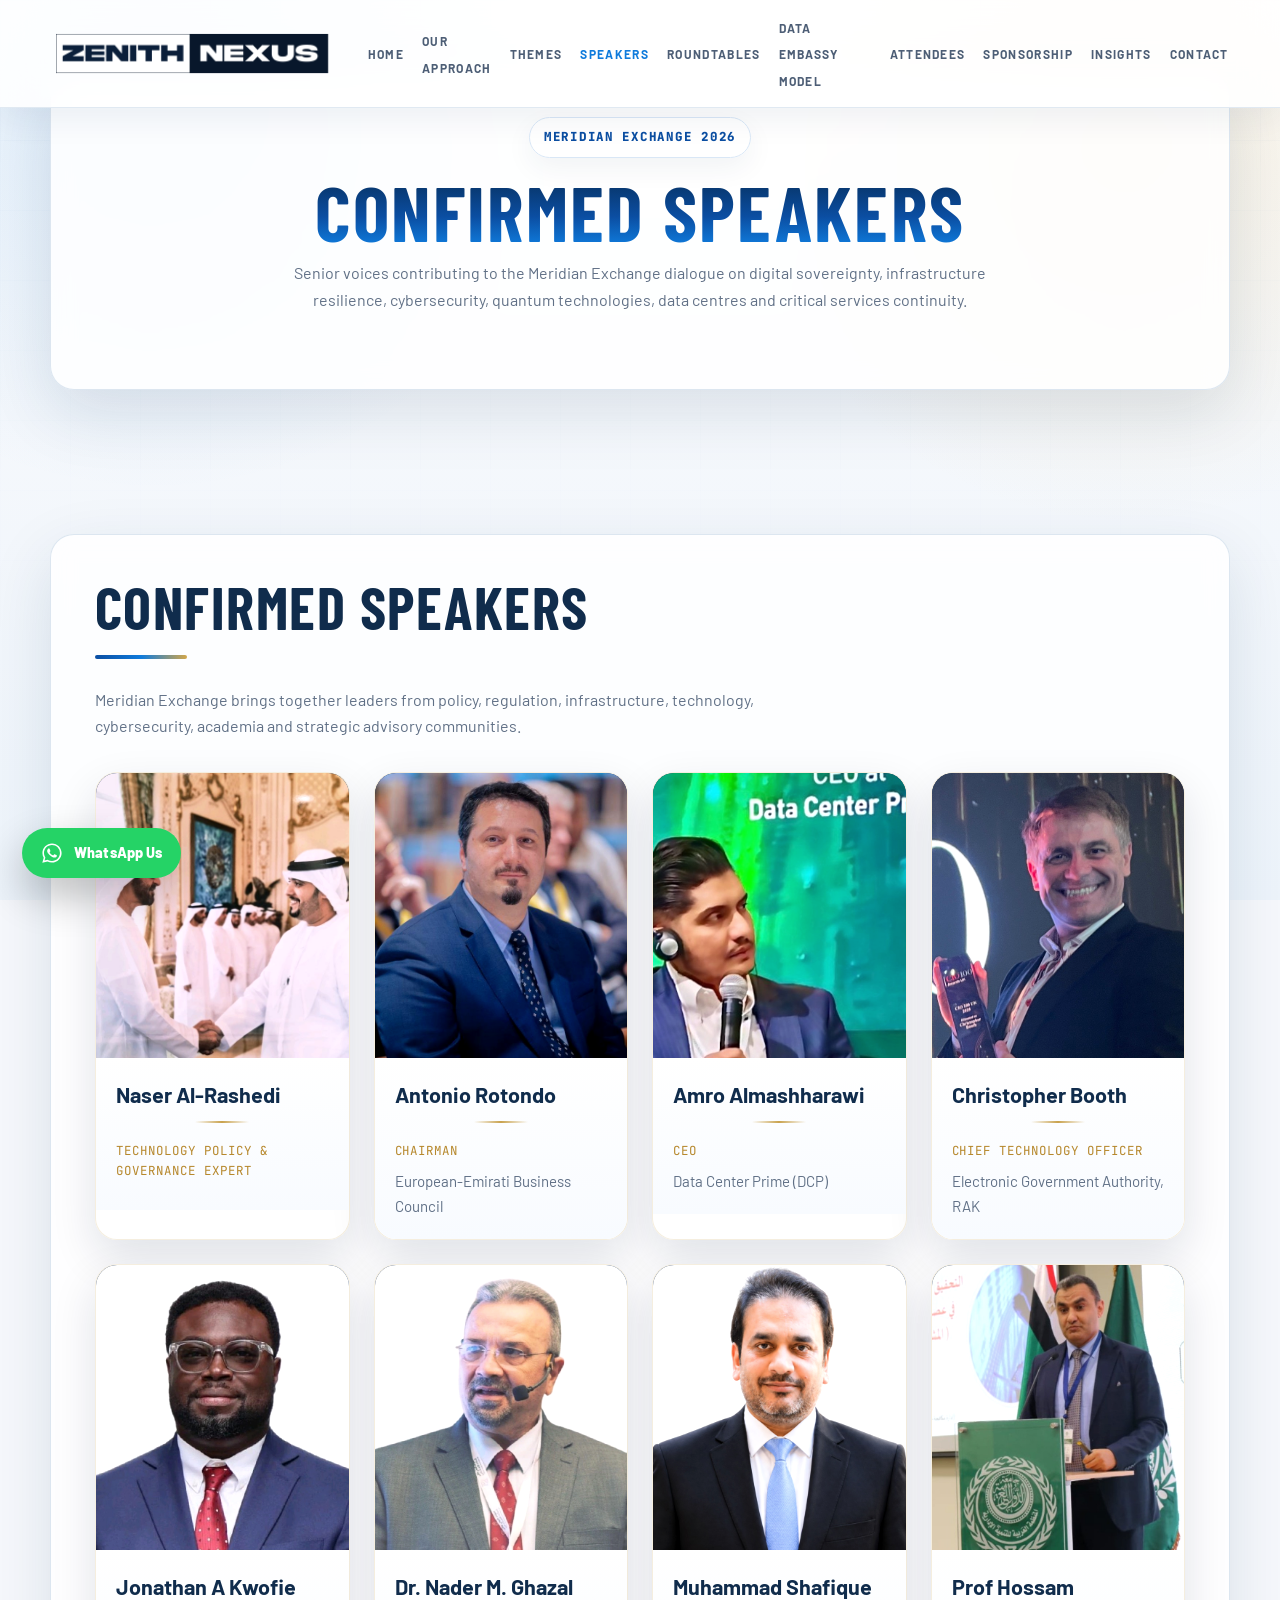
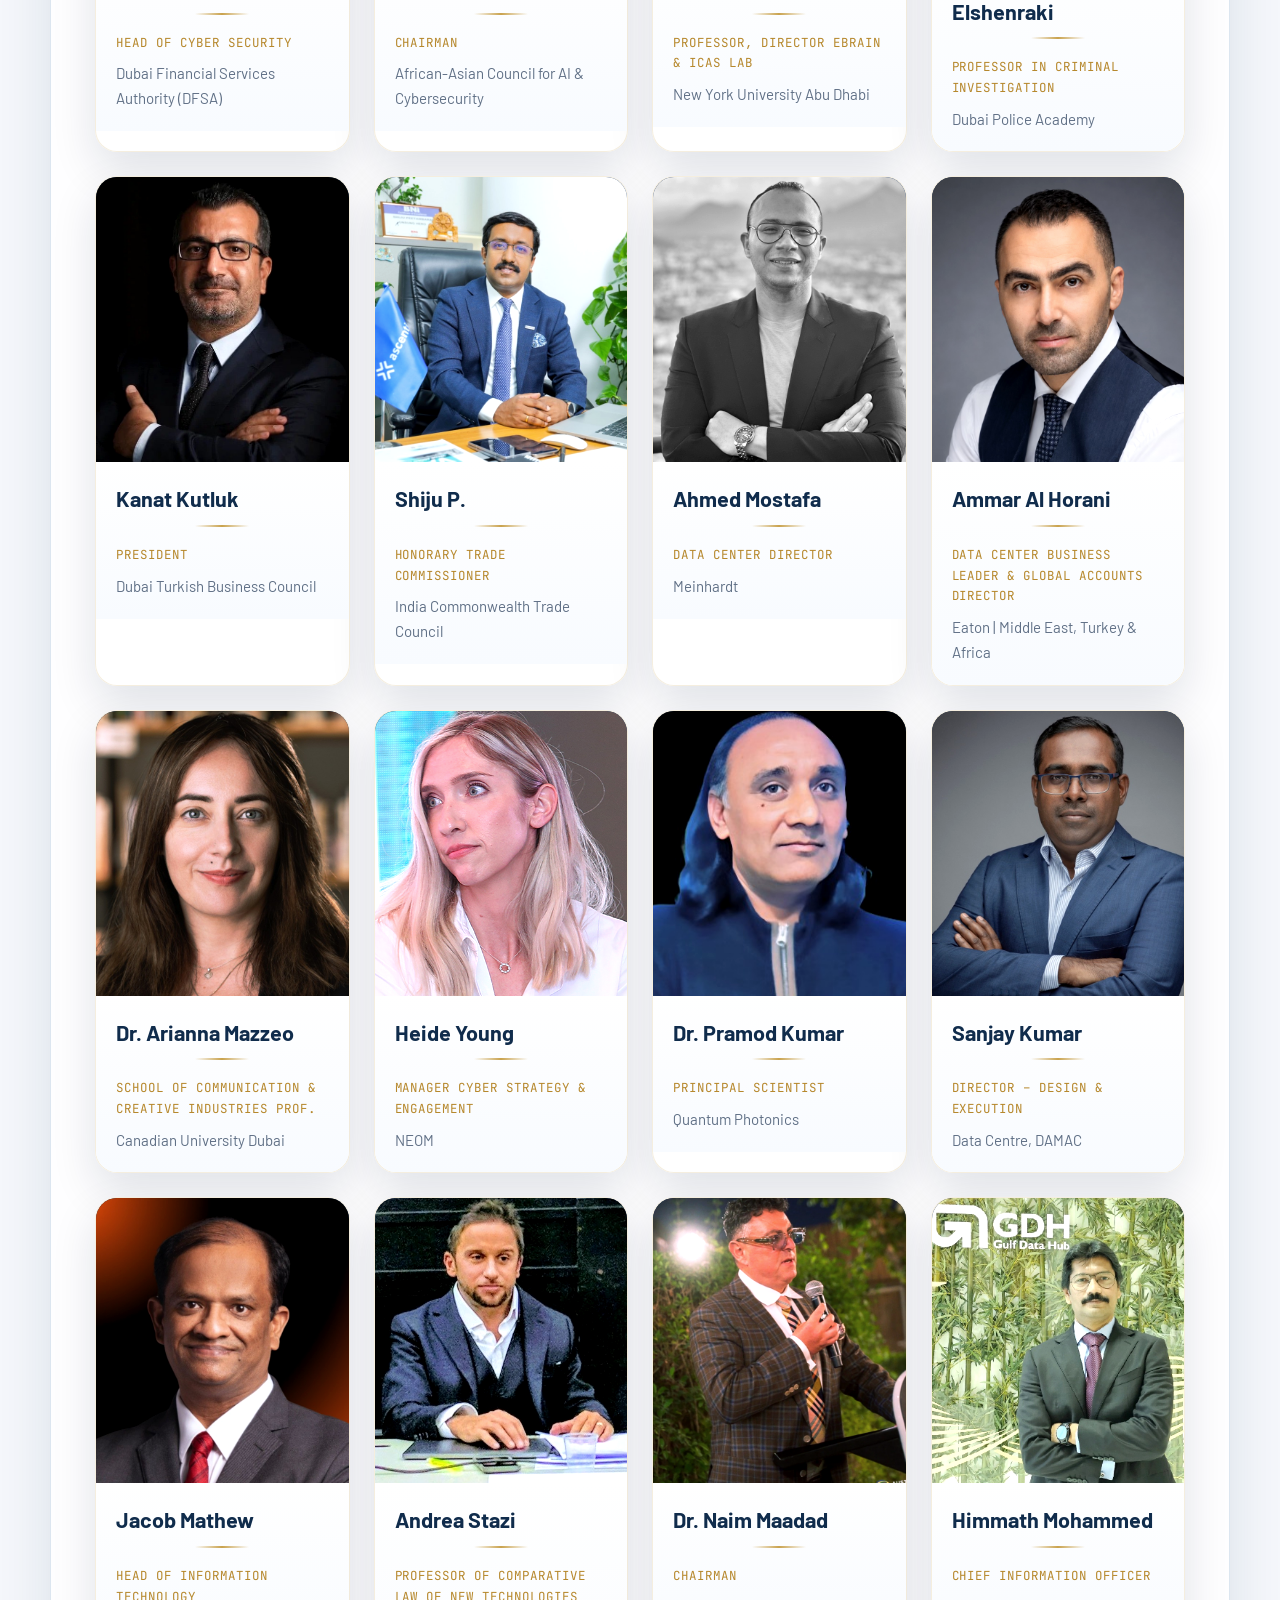
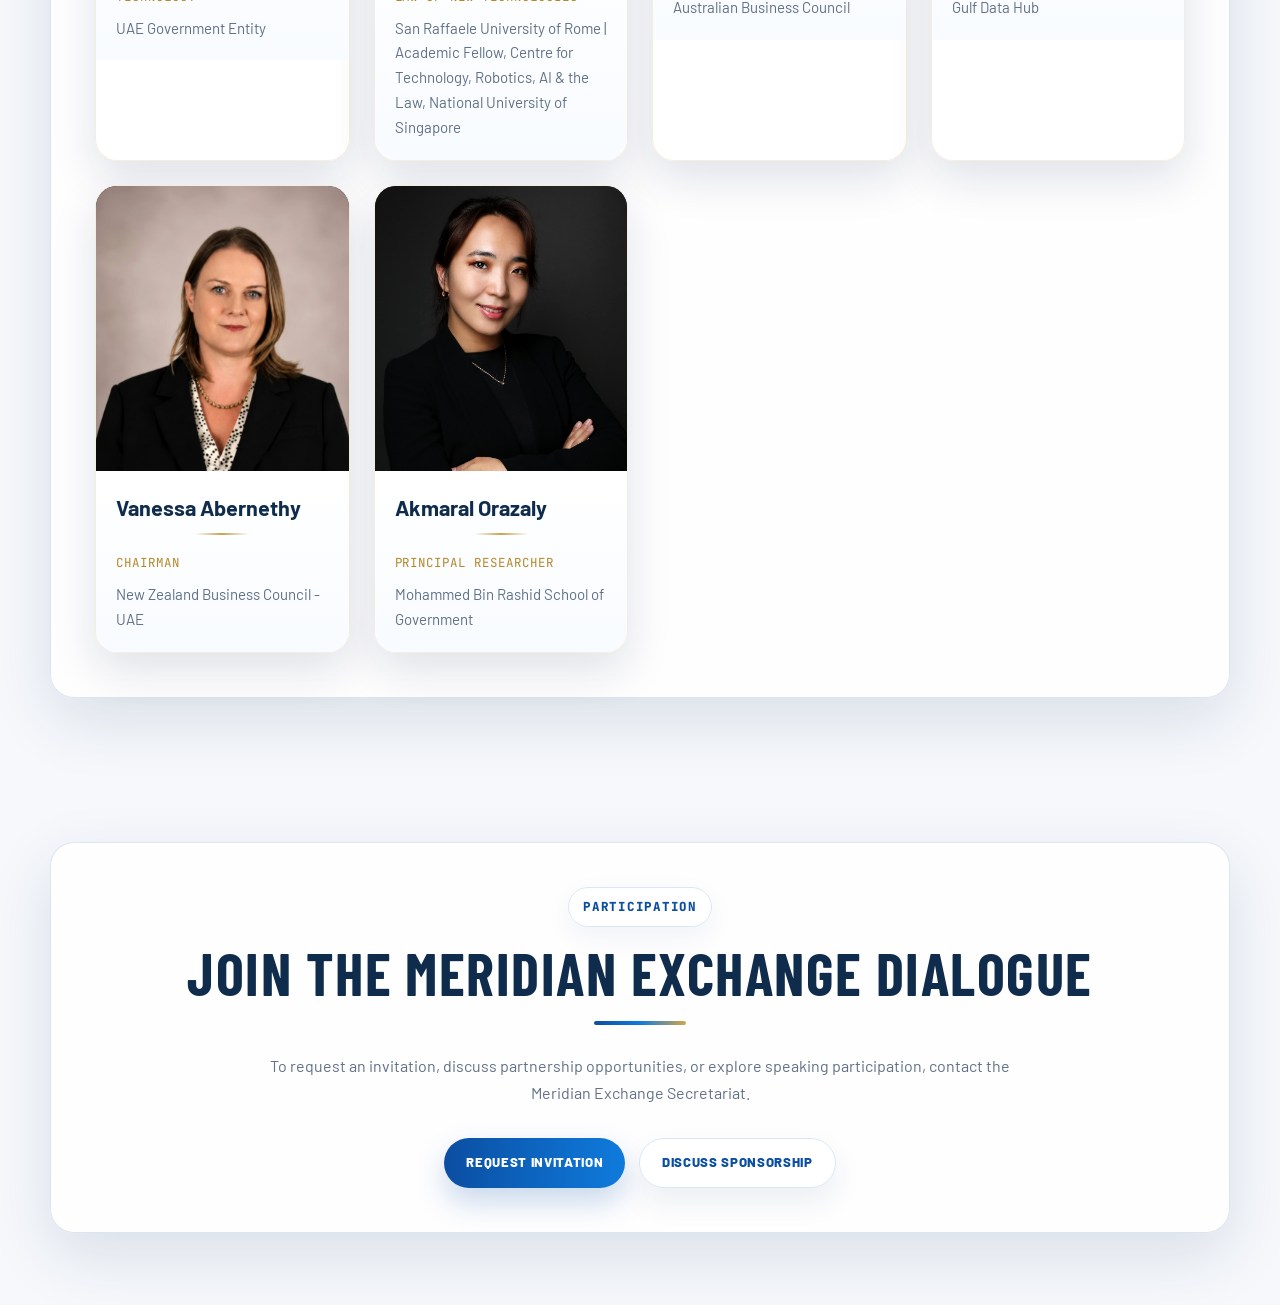
<file: speakers.html>
<!DOCTYPE html>
<html lang="en">
<head>
<meta charset="utf-8"/>
<meta name="viewport" content="width=device-width, initial-scale=1.0"/>

<title>Confirmed Speakers | Meridian Exchange 2026</title>

<meta name="description" content="Meet the confirmed speakers participating at Meridian Exchange 2026 in Dubai, a two-day strategic summit and workshop bringing together leaders in digital sovereignty, infrastructure resilience, cybersecurity, data centres, quantum technologies and critical infrastructure continuity."/>
<meta name="robots" content="index, follow"/>
<link rel="canonical" href="https://meridianexchange.net/speakers.html"/>

<link href="https://fonts.googleapis.com" rel="preconnect"/>
<link crossorigin="" href="https://fonts.gstatic.com" rel="preconnect"/>
<link href="https://fonts.googleapis.com/css2?family=Barlow:ital,wght@0,300;0,400;0,500;0,600;0,700;0,800;1,300;1,400&family=Barlow+Condensed:wght@600;700;800&family=JetBrains+Mono:wght@400;500&display=swap" rel="stylesheet"/>
<link href="css/style.css" rel="stylesheet"/>
</head>
<body>

<div aria-hidden="true" class="site-bg"></div>
<div id="progress-bar"></div>

<nav class="navbar">
  <div class="logo">
    <a href="index.html#cover">
      <img alt="Zenith Nexus Logo" class="nav-logo-img" src="images/Zenith Nexus Logo.png"/>
    </a>
  </div>

  <button aria-label="Toggle Navigation" class="menu-toggle" id="menuToggle">☰</button>

 <ul class="nav-links" id="navLinks">
  <li><a href="index.html#cover">Home</a></li>
  <li><a href="index.html#our-approach">Our Approach</a></li>
  <li><a href="index.html#strategic-themes">Themes</a></li>
  <li><a href="speakers.html" class="active">Speakers</a></li>
  <li><a href="index.html#roundtables">Roundtables</a></li>
  <li><a href="index.html#enclave-model">Data Embassy Model</a></li>
  <li><a href="attendees.html">Attendees</a></li>
  <li><a href="index.html#sponsorship">Sponsorship</a></li>
  <li><a href="insights.html">Insights</a></li>
  <li><a href="index.html#contact">Contact</a></li>
</ul>
</nav>

<section class="page section-padding">
  <div class="container text-center reveal">
    <p class="eyebrow font-mono">Meridian Exchange 2026</p>
    <h1 class="footer-topic">Confirmed Speakers</h1>

    <p class="font-muted subtitle-margin" style="margin-left:auto;margin-right:auto;">
      Senior voices contributing to the Meridian Exchange dialogue on digital sovereignty,
      infrastructure resilience, cybersecurity, quantum technologies, data centres and
      critical services continuity.
    </p>
  </div>
</section>

<section class="section-padding">
  <div class="container reveal">
    <h2>Confirmed Speakers</h2>
    <p class="font-muted subtitle-margin">
      Meridian Exchange brings together leaders from policy, regulation, infrastructure,
      technology, cybersecurity, academia and strategic advisory communities.
    </p>

<div class="speakers-page-grid">

  <div class="speaker-card card-hover">
    <a class="speaker-link" href="https://www.linkedin.com/in/naser-alrashdi-alrashedi-81a367104/" rel="noopener noreferrer" target="_blank">
      <div class="speaker-img-container">
        <img alt="Naser Al-Rashedi" class="speaker-img" src="images/naser-alrashdi.jpeg"/>
        <div class="speaker-overlay"><span class="view-profile font-mono">View Profile</span></div>
      </div>
    </a>
    <div class="speaker-info">
      <h3>Naser Al-Rashedi</h3>
      <p class="speaker-title gold font-mono">Technology Policy &amp; Governance Expert</p>
    </div>
  </div>

  <div class="speaker-card card-hover">
    <a class="speaker-link" href="https://www.linkedin.com/in/antonio-rotondo-eebc-europeanemiratibusinesscouncil-ccirc-chamberofcommerce" rel="noopener noreferrer" target="_blank">
      <div class="speaker-img-container">
        <img alt="Antonio Rotondo" class="speaker-img" src="images/antonio-rotondo.jpeg"/>
        <div class="speaker-overlay"><span class="view-profile font-mono">View Profile</span></div>
      </div>
    </a>
    <div class="speaker-info">
      <h3>Antonio Rotondo</h3>
      <p class="speaker-title gold font-mono">Chairman</p>
      <p class="speaker-company font-muted">European-Emirati Business Council</p>
    </div>
  </div>
      <div class="speaker-card card-hover">
        <a class="speaker-link" href="https://www.linkedin.com/in/amrocoffeeman" rel="noopener noreferrer" target="_blank">
          <div class="speaker-img-container">
            <img alt="Amro Almashharawi" class="speaker-img" src="images/amro-mashharawi.jpeg"/>
            <div class="speaker-overlay"><span class="view-profile font-mono">View Profile</span></div>
          </div>
        </a>
        <div class="speaker-info">
          <h3>Amro Almashharawi</h3>
          <p class="speaker-title gold font-mono">CEO</p>
          <p class="speaker-company font-muted">Data Center Prime (DCP)</p>
        </div>
      </div>

    <div class="speaker-card card-hover">
    <a class="speaker-link" href="https://www.linkedin.com/in/christopher--booth/" rel="noopener noreferrer" target="_blank">
    <div class="speaker-img-container">
    <img alt="Christopher Booth" class="speaker-img" src="images/christopher%20-booth.jpeg"/>
    <div class="speaker-overlay"><span class="view-profile font-mono">View Profile</span></div>
    </div>
    </a>
    <div class="speaker-info">
    <h3>Christopher Booth</h3>
    <p class="speaker-title gold font-mono">Chief Technology Officer</p>
    <p class="speaker-company font-muted">Electronic Government Authority, RAK</p>
    </div>
  </div>  
  
      <div class="speaker-card card-hover">
        <a class="speaker-link" href="https://www.linkedin.com/in/jonathan-a-kwofie-25aa2414" rel="noopener noreferrer" target="_blank">
          <div class="speaker-img-container">
            <img alt="Jonathan A Kwofie" class="speaker-img" src="images/jonathan-kwofie.jpeg"/>
            <div class="speaker-overlay"><span class="view-profile font-mono">View Profile</span></div>
          </div>
        </a>
        <div class="speaker-info">
          <h3>Jonathan A Kwofie</h3>
          <p class="speaker-title gold font-mono">Head of Cyber Security</p>
          <p class="speaker-company font-muted">Dubai Financial Services Authority (DFSA)</p>
        </div>
      </div>

      <div class="speaker-card card-hover">
        <a class="speaker-link" href="https://www.linkedin.com/in/drnaderghazal" rel="noopener noreferrer" target="_blank">
          <div class="speaker-img-container">
            <img alt="Dr. Nader M. Ghazal" class="speaker-img" src="images/nader-ghazal.png"/>
            <div class="speaker-overlay"><span class="view-profile font-mono">View Profile</span></div>
          </div>
        </a>
        <div class="speaker-info">
          <h3>Dr. Nader M. Ghazal</h3>
          <p class="speaker-title gold font-mono">Chairman</p>
          <p class="speaker-company font-muted">African-Asian Council for AI & Cybersecurity</p>
        </div>
      </div>

      <div class="speaker-card card-hover">
        <a class="speaker-link" href="https://www.linkedin.com/in/muhammadshafiq" rel="noopener noreferrer" target="_blank">
          <div class="speaker-img-container">
            <img alt="Muhammad Shafique" class="speaker-img" src="images/muhammad-shafique.png"/>
            <div class="speaker-overlay"><span class="view-profile font-mono">View Profile</span></div>
          </div>
        </a>
        <div class="speaker-info">
          <h3>Muhammad Shafique</h3>
          <p class="speaker-title gold font-mono">Professor, Director eBRAIN & iCAS Lab</p>
          <p class="speaker-company font-muted">New York University Abu Dhabi</p>
        </div>
      </div>

      <div class="speaker-card card-hover">
        <a class="speaker-link" href="https://www.linkedin.com/in/prof-hossam-elshenraki-38180691" rel="noopener noreferrer" target="_blank">
          <div class="speaker-img-container">
            <img alt="Prof Hossam Elshenraki" class="speaker-img" src="images/hossam-elshenraki.jpeg"/>
            <div class="speaker-overlay"><span class="view-profile font-mono">View Profile</span></div>
          </div>
        </a>
        <div class="speaker-info">
          <h3>Prof Hossam Elshenraki</h3>
          <p class="speaker-title gold font-mono">Professor in Criminal Investigation</p>
          <p class="speaker-company font-muted">Dubai Police Academy</p>
        </div>
      </div>
<div class="speaker-card card-hover">
<a class="speaker-link" href="https://www.linkedin.com/in/kanatkutluk/" rel="noopener noreferrer" target="_blank">
<div class="speaker-img-container">
<img alt="Kanat Kutluk" class="speaker-img" src="images/kanat-kutluk.jpeg"/>
<div class="speaker-overlay"><span class="view-profile font-mono">View Profile</span></div>
</div>
</a>
<div class="speaker-info">
<h3>Kanat Kutluk</h3>
<p class="speaker-title gold font-mono">President</p>
<p class="speaker-company font-muted">Dubai Turkish Business Council</p>
</div>
</div>

<div class="speaker-card card-hover">
<a class="speaker-link" href="https://www.linkedin.com/in/shiju-p-5300aa20/" rel="noopener noreferrer" target="_blank">
<div class="speaker-img-container">
<img alt="Shiju P." class="speaker-img" src="images/shiju-p.jpeg"/>
<div class="speaker-overlay"><span class="view-profile font-mono">View Profile</span></div>
</div>
</a>
<div class="speaker-info">
<h3>Shiju P.</h3>
<p class="speaker-title gold font-mono">Honorary Trade Commissioner</p>
<p class="speaker-company font-muted">India Commonwealth Trade Council</p>
</div>
</div>
  
  <div class="speaker-card card-hover">
  <a class="speaker-link" href="https://www.linkedin.com/in/ahmed-mostafa-ceng-mcibse-422b9269/" rel="noopener noreferrer" target="_blank">
    <div class="speaker-img-container">
      <img alt="Ahmed Mostafa" class="speaker-img" src="images/ahmed-mostafa.jpeg"/>
      <div class="speaker-overlay"><span class="view-profile font-mono">View Profile</span></div>
    </div>
  </a>
  <div class="speaker-info">
    <h3>Ahmed Mostafa</h3>
    <p class="speaker-title gold font-mono">Data Center Director</p>
    <p class="speaker-company font-muted">Meinhardt</p>
  </div>
</div>

  <div class="speaker-card card-hover">
<a class="speaker-link" href="https://www.linkedin.com/in/ammaralhorani/" rel="noopener noreferrer" target="_blank">
<div class="speaker-img-container">
<img alt="Ammar Al Horani" class="speaker-img" src="images/ammar-alhorani.png"/>
<div class="speaker-overlay"><span class="view-profile font-mono">View Profile</span></div>
</div>
</a>
<div class="speaker-info">
<h3>Ammar Al Horani</h3>
<p class="speaker-title gold font-mono">Data Center Business Leader &amp; Global Accounts Director</p>
<p class="speaker-company font-muted">Eaton | Middle East, Turkey &amp; Africa</p>
</div>
</div>
  
      <div class="speaker-card card-hover">
        <a class="speaker-link" href="https://www.linkedin.com/in/arimazzeoinnovation" rel="noopener noreferrer" target="_blank">
          <div class="speaker-img-container">
            <img alt="Dr. Arianna Mazzeo" class="speaker-img" src="images/arianna-mazzeo.jpeg"/>
            <div class="speaker-overlay"><span class="view-profile font-mono">View Profile</span></div>
          </div>
        </a>
        <div class="speaker-info">
          <h3>Dr. Arianna Mazzeo</h3>
          <p class="speaker-title gold font-mono">School of Communication & Creative Industries Prof.</p>
          <p class="speaker-company font-muted">Canadian University Dubai</p>
        </div>
      </div>

      <div class="speaker-card card-hover">
        <a class="speaker-link" href="https://www.linkedin.com/in/heideyoung" rel="noopener noreferrer" target="_blank">
          <div class="speaker-img-container">
            <img alt="Heide Young" class="speaker-img" src="images/heide-young.jpg"/>
            <div class="speaker-overlay"><span class="view-profile font-mono">View Profile</span></div>
          </div>
        </a>
        <div class="speaker-info">
          <h3>Heide Young</h3>
          <p class="speaker-title gold font-mono">Manager Cyber Strategy & Engagement</p>
          <p class="speaker-company font-muted">NEOM</p>
        </div>
      </div>

      <div class="speaker-card card-hover">
        <a class="speaker-link" href="https://www.linkedin.com/in/drpramodkumar/" rel="noopener noreferrer" target="_blank">
          <div class="speaker-img-container">
            <img alt="Dr. Pramod Kumar" class="speaker-img" src="images/pramod-kumar.jpeg"/>
            <div class="speaker-overlay"><span class="view-profile font-mono">View Profile</span></div>
          </div>
        </a>
        <div class="speaker-info">
          <h3>Dr. Pramod Kumar</h3>
          <p class="speaker-title gold font-mono">Principal Scientist</p>
          <p class="speaker-company font-muted">Quantum Photonics</p>
        </div>
      </div>

      <div class="speaker-card card-hover">
        <a class="speaker-link" href="https://www.linkedin.com/in/sanjay-kumar-pmp-atd-cdcs-ctia-cdfom-cdcnp-49245a13/" rel="noopener noreferrer" target="_blank">
          <div class="speaker-img-container">
            <img alt="Sanjay Kumar" class="speaker-img" src="images/sanjay-kumar.jpeg"/>
            <div class="speaker-overlay"><span class="view-profile font-mono">View Profile</span></div>
          </div>
        </a>
        <div class="speaker-info">
          <h3>Sanjay Kumar</h3>
          <p class="speaker-title gold font-mono">Director – Design & Execution</p>
          <p class="speaker-company font-muted">Data Centre, DAMAC</p>
        </div>
      </div>
      
<div class="speaker-card card-hover">
  <a class="speaker-link" href="https://www.linkedin.com/in/jacobkmathew/" rel="noopener noreferrer" target="_blank">
    <div class="speaker-img-container">
      <img alt="Jacob Mathew" class="speaker-img" src="images/jacob_mathew.jpeg"/>
      <div class="speaker-overlay"><span class="view-profile font-mono">View Profile</span></div>
    </div>
  </a>
  <div class="speaker-info">
    <h3>Jacob Mathew</h3>
    <p class="speaker-title gold font-mono">Head of Information Technology</p>
    <p class="speaker-company font-muted">UAE Government Entity</p>
  </div>
</div>

<div class="speaker-card card-hover">
  <a class="speaker-link" href="https://www.linkedin.com/in/andrea-stazi-16381219" rel="noopener noreferrer" target="_blank">
    <div class="speaker-img-container">
      <img alt="Andrea Stazi" class="speaker-img" src="images/aandrea_stazi.jpeg"/>
      <div class="speaker-overlay"><span class="view-profile font-mono">View Profile</span></div>
    </div>
  </a>
  <div class="speaker-info">
    <h3>Andrea Stazi</h3>
    <p class="speaker-title gold font-mono">Professor of Comparative Law of New Technologies</p>
    <p class="speaker-company font-muted">San Raffaele University of Rome | Academic Fellow, Centre for Technology, Robotics, AI &amp; the Law, National University of Singapore</p>
  </div>
</div>

<div class="speaker-card card-hover">
  <a class="speaker-link" href="https://www.linkedin.com/in/dr-naim-maadad-04475b4/" rel="noopener noreferrer" target="_blank">
    <div class="speaker-img-container">
      <img alt="Dr. Naim Maadad" class="speaker-img" src="images/naim_maadad.png"/>
      <div class="speaker-overlay"><span class="view-profile font-mono">View Profile</span></div>
    </div>
  </a>
  <div class="speaker-info">
    <h3>Dr. Naim Maadad</h3>
    <p class="speaker-title gold font-mono">Chairman</p>
    <p class="speaker-company font-muted">Australian Business Council</p>
  </div>
</div>

<div class="speaker-card card-hover">
  <a class="speaker-link" href="https://www.linkedin.com/in/himmathmohammed/" rel="noopener noreferrer" target="_blank">
    <div class="speaker-img-container">
      <img alt="Himmath Mohammed" class="speaker-img" src="images/himmath-mohammed.jpeg"/>
      <div class="speaker-overlay"><span class="view-profile font-mono">View Profile</span></div>
    </div>
  </a>
  <div class="speaker-info">
    <h3>Himmath Mohammed</h3>
    <p class="speaker-title gold font-mono">Chief Information Officer</p>
    <p class="speaker-company font-muted">Gulf Data Hub</p>
  </div>
</div>
<div class="speaker-card card-hover">
  <a class="speaker-link" href="https://www.linkedin.com/in/vanessa-abernethy-799a123/" rel="noopener noreferrer" target="_blank">
    <div class="speaker-img-container">
      <img alt="Vanessa Abernethy" class="speaker-img" src="images/vanessa-bernethy.png"/>
      <div class="speaker-overlay"><span class="view-profile font-mono">View Profile</span></div>
    </div>
  </a>
  <div class="speaker-info">
    <h3>Vanessa Abernethy</h3>
    <p class="speaker-title gold font-mono">Chairman</p>
    <p class="speaker-company font-muted">New Zealand Business Council - UAE</p>
  </div>
</div> 
  <div class="speaker-card card-hover">
  <a class="speaker-link" href="https://www.linkedin.com/in/akmaral-orazaly/" rel="noopener noreferrer" target="_blank">
    <div class="speaker-img-container">
      <img alt="Akmaral Orazaly" class="speaker-img" src="images/akmaral-orazaly.jpeg"/>
      <div class="speaker-overlay"><span class="view-profile font-mono">View Profile</span></div>
    </div>
  </a>
  <div class="speaker-info">
    <h3>Akmaral Orazaly</h3>
    <p class="speaker-title gold font-mono">Principal Researcher</p>
    <p class="speaker-company font-muted">Mohammed Bin Rashid School of Government</p>
  </div>
</div>
    </div>
  </div>
</section>

<section class="section-padding">
  <div class="container text-center reveal">
    <p class="eyebrow font-mono">Participation</p>
    <h2>Join the Meridian Exchange Dialogue</h2>
    <p class="font-muted subtitle-margin" style="margin-left:auto;margin-right:auto;">
      To request an invitation, discuss partnership opportunities, or explore speaking participation,
      contact the Meridian Exchange Secretariat.
    </p>

    <div class="hero-actions">
      <a href="index.html#contact" class="btn btn-primary">Request Invitation</a>
      <a href="index.html#sponsorship" class="btn btn-secondary">Discuss Sponsorship</a>
    </div>
  </div>
</section>
<!-- Floating WhatsApp Button -->
<a
  href="https://wa.me/971552893299?text=Hello%20Malik%2C%20I%20am%20interested%20in%20Meridian%20Exchange%202026.%20Please%20share%20more%20details."
  class="whatsapp-float"
  target="_blank"
  rel="noopener noreferrer"
  aria-label="Chat with us on WhatsApp"
>
  <span class="whatsapp-icon">
    <svg viewBox="0 0 32 32" aria-hidden="true">
      <path d="M16.01 3.2C8.96 3.2 3.22 8.94 3.22 15.99c0 2.25.59 4.45 1.72 6.39L3.1 29.1l6.88-1.8a12.72 12.72 0 0 0 6.03 1.53h.01c7.05 0 12.79-5.74 12.79-12.79S23.06 3.2 16.01 3.2Zm0 23.47h-.01c-1.92 0-3.81-.52-5.45-1.5l-.39-.23-4.08 1.07 1.09-3.98-.25-.41a10.56 10.56 0 0 1-1.62-5.63c0-5.87 4.78-10.65 10.66-10.65 2.85 0 5.52 1.11 7.53 3.12a10.58 10.58 0 0 1 3.12 7.53c0 5.88-4.78 10.66-10.6 10.68Zm5.84-7.98c-.32-.16-1.89-.93-2.18-1.04-.29-.11-.5-.16-.71.16-.21.32-.82 1.04-1.01 1.25-.19.21-.37.24-.69.08-.32-.16-1.35-.5-2.58-1.59-.95-.85-1.59-1.89-1.78-2.21-.19-.32-.02-.49.14-.65.15-.15.32-.37.48-.56.16-.19.21-.32.32-.53.11-.21.05-.4-.03-.56-.08-.16-.71-1.72-.98-2.36-.26-.62-.52-.54-.71-.55h-.61c-.21 0-.56.08-.85.4-.29.32-1.12 1.09-1.12 2.66s1.14 3.09 1.3 3.3c.16.21 2.24 3.42 5.43 4.8.76.33 1.35.53 1.81.68.76.24 1.45.21 2 .13.61-.09 1.89-.77 2.15-1.52.27-.75.27-1.39.19-1.52-.08-.13-.29-.21-.61-.37Z"></path>
    </svg>
  </span>
  <span class="whatsapp-text">WhatsApp Us</span>
</a>
<script src="js/app.js"></script>

</body>
</html>
</file>
<file: css/style.css>
:root{
  --bg:#f6f8fc;--bg-soft:#eef4fb;--surface:#ffffff;--surface-2:#f9fbff;--text:#15253b;--muted:#607086;
  --primary:#0b4ea2;--primary-2:#0f7bdc;--accent:#d2a64a;--teal:#1aa7b8;--line:#dbe5f0;
  --shadow:0 22px 65px rgba(20,48,86,.12);--shadow-soft:0 12px 34px rgba(20,48,86,.08);--radius:24px;
}
*{box-sizing:border-box}html{scroll-behavior:smooth}body{margin:0;font-family:'Barlow',system-ui,-apple-system,Segoe UI,sans-serif;background:var(--bg);color:var(--text);overflow-x:hidden;line-height:1.65}body:before{content:"";position:fixed;inset:0;z-index:-3;background:radial-gradient(circle at 12% 8%,rgba(15,123,220,.14),transparent 30%),radial-gradient(circle at 88% 16%,rgba(210,166,74,.16),transparent 28%),linear-gradient(180deg,#fff 0%,#f5f8fc 46%,#edf4fb 100%)}a{color:inherit;text-decoration:none}img{max-width:100%;display:block}strong{color:#0b376d}.small{font-size:.86rem}.display-block{display:block}.no-margin{margin:0}.text-center{text-align:center}.text-left{text-align:left}.relative-z{position:relative;z-index:2}.italic{font-style:italic}.font-condensed{font-family:'Barlow Condensed',sans-serif}.font-mono{font-family:'JetBrains Mono',monospace}.font-muted{color:var(--muted)}.teal{color:var(--primary-2)}.gold{color:var(--accent)}
.site-bg{position:fixed;inset:0;z-index:-2;pointer-events:none;background-image:linear-gradient(rgba(11,78,162,.05) 1px,transparent 1px),linear-gradient(90deg,rgba(11,78,162,.05) 1px,transparent 1px);background-size:70px 70px;mask-image:linear-gradient(to bottom,rgba(0,0,0,.35),transparent 78%)}#progress-bar{position:fixed;left:0;top:0;height:4px;width:0;background:linear-gradient(90deg,var(--primary),var(--primary-2),var(--accent));z-index:1001;box-shadow:0 0 18px rgba(15,123,220,.35)}
.navbar{position:fixed;top:0;left:0;right:0;z-index:1000;display:flex;align-items:center;justify-content:space-between;gap:20px;padding:14px clamp(18px,4vw,54px);background:rgba(255,255,255,.88);backdrop-filter:blur(18px);border-bottom:1px solid rgba(219,229,240,.85);box-shadow:0 10px 32px rgba(20,48,86,.07)}.nav-logo-img{height:54px;width:auto;object-fit:contain}.nav-links{display:flex;align-items:center;gap:18px;list-style:none;margin:0;padding:0}.nav-links a{font-size:.75rem;letter-spacing:.11em;text-transform:uppercase;color:#30445f;font-weight:700;opacity:.86;transition:.25s}.nav-links a:hover,.nav-links a.active{color:var(--primary-2);opacity:1}.menu-toggle{display:none;border:1px solid var(--line);background:#fff;color:var(--primary);border-radius:12px;font-size:24px;line-height:1;padding:9px 12px;cursor:pointer}
.page{position:relative;min-height:auto;padding:110px 0}.section-padding{padding:104px 0}.flex-center{display:flex;align-items:center;justify-content:center}.container{width:min(1180px,calc(100% - 40px));margin-inline:auto}.container:not(#cover .container){padding:44px;border:1px solid rgba(219,229,240,.95);border-radius:var(--radius);background:rgba(255,255,255,.86);box-shadow:var(--shadow);backdrop-filter:blur(12px)}
#cover{min-height:100vh;overflow:hidden;background:linear-gradient(120deg,#fff 0%,#f7fbff 52%,#e8f3ff 100%)}#cover:before{content:"";position:absolute;right:-8%;top:16%;width:58vw;height:58vw;border-radius:50%;background:radial-gradient(circle,rgba(15,123,220,.18),rgba(26,167,184,.08) 44%,transparent 68%);animation:pulseGlow 8s ease-in-out infinite}#cover:after{content:"";position:absolute;left:0;right:0;bottom:0;height:38%;background:linear-gradient(180deg,transparent,rgba(11,78,162,.08))}.cover-wave{position:absolute;inset:auto 0 0 0;height:45%;background:radial-gradient(ellipse at center bottom,rgba(11,78,162,.13),transparent 66%);pointer-events:none}
h1,h2,h3,p{margin-top:0}h1{font-family:'Barlow Condensed',sans-serif;font-size:clamp(4rem,9vw,9.6rem);line-height:.86;letter-spacing:.03em;margin-bottom:20px;text-transform:uppercase;background:linear-gradient(180deg,#073160,#0b4ea2 58%,#0f7bdc);-webkit-background-clip:text;background-clip:text;color:transparent}h2{font-family:'Barlow Condensed',sans-serif;font-size:clamp(2.4rem,4.6vw,4.8rem);line-height:.95;letter-spacing:.025em;text-transform:uppercase;margin-bottom:28px;color:#102c4c}h2:after{content:"";display:block;width:92px;height:4px;margin-top:20px;background:linear-gradient(90deg,var(--primary),var(--primary-2),var(--accent));border-radius:50px}.text-center h2:after{margin-left:auto;margin-right:auto}h3{font-size:1.35rem;line-height:1.15;margin-bottom:12px;color:#102c4c}.subtitle{font-size:clamp(1.15rem,2.5vw,1.9rem);font-weight:700;color:#285077;text-transform:uppercase;letter-spacing:.12em}.subtitle-margin{max-width:760px;margin-bottom:32px}.quote-style{max-width:900px;margin:42px auto 0;padding:28px 32px;border-left:5px solid var(--accent);background:#fff;border-radius:18px;color:#40566f;font-size:1.18rem;box-shadow:var(--shadow-soft)}.bottom-bar{position:absolute;left:50%;bottom:24px;transform:translateX(-50%);width:min(980px,calc(100% - 40px));padding:14px 22px;border:1px solid rgba(219,229,240,.95);border-radius:999px;background:rgba(255,255,255,.86);color:#27435f;letter-spacing:.1em;text-align:center;box-shadow:var(--shadow-soft)}
.countdown-container{display:flex;justify-content:center;gap:14px;margin:34px 0 18px;flex-wrap:wrap}.time-block{min-width:116px;padding:18px 14px;border:1px solid var(--line);border-radius:18px;background:#fff;box-shadow:var(--shadow-soft)}.time-block .number{display:block;font-family:'Barlow Condensed',sans-serif;font-size:3rem;line-height:.9;color:var(--primary)}.time-block .label{font-size:.72rem;text-transform:uppercase;color:var(--muted);letter-spacing:.16em}.meta-info{display:flex;gap:12px;justify-content:center;flex-wrap:wrap}.meta-info span{display:inline-flex;border:1px solid var(--line);border-radius:999px;padding:10px 14px;background:#fff;color:#38526f;box-shadow:0 8px 22px rgba(20,48,86,.06)}
.two-col{display:grid;grid-template-columns:1.05fr .95fr;gap:32px;align-items:start}.three-col,.rt-grid,.sponsor-grid,.deliverables-layout,.arch-grid,.icon-grid,.tech-container{display:grid;gap:20px}.three-col{grid-template-columns:repeat(3,1fr)}.rt-grid{grid-template-columns:repeat(4,1fr)}.sponsor-grid{grid-template-columns:repeat(3,1fr)}.deliverables-layout{grid-template-columns:repeat(5,1fr)}.arch-grid{grid-template-columns:repeat(5,1fr);margin-top:30px}.icon-grid,.tech-container{grid-template-columns:repeat(2,1fr);margin-top:26px}.grid-stats{display:grid;grid-template-columns:repeat(2,1fr);gap:18px}.card-hover,.stat-card,.list-col,.arch-card,.icon-box,.tech-card,.flow-step,.contact-box{border:1px solid var(--line);border-radius:22px;background:#fff;box-shadow:var(--shadow-soft)}.card-hover{padding:26px;transition:transform .28s ease,border-color .28s ease,box-shadow .28s ease}.card-hover:hover{transform:translateY(-8px);border-color:rgba(15,123,220,.38);box-shadow:0 26px 70px rgba(20,48,86,.16)}.stat-card{padding:28px}.stat-val{display:block;font-size:3.7rem;line-height:.9;color:var(--primary-2)}.rt-card{position:relative;overflow:hidden}.rt-card:before{content:"";position:absolute;inset:0;background:radial-gradient(circle at right top,rgba(15,123,220,.1),transparent 52%);pointer-events:none}.rt-badge,.deliv-num{font-size:3.1rem;line-height:.85;color:rgba(15,123,220,.22);margin-bottom:22px}.rt-output{margin-top:20px;padding:12px;border-radius:14px;background:#eef7ff;color:#0b4ea2;border:1px solid #d6eaff}
.responsive-table{overflow-x:auto;border-radius:22px;border:1px solid var(--line);box-shadow:var(--shadow-soft)}table{width:100%;border-collapse:collapse;background:#fff}th,td{padding:20px;text-align:left;border-bottom:1px solid var(--line)}th{color:#17395e;text-transform:uppercase;letter-spacing:.1em;font-size:.78rem;background:#f0f6fd}.teal-dot{display:inline-block;width:9px;height:9px;border-radius:50%;background:var(--primary-2);box-shadow:0 0 14px rgba(15,123,220,.5);margin-right:8px}.flow-container{display:grid;grid-template-columns:repeat(4,1fr);gap:18px;margin-top:28px}.flow-step{padding:22px}.step-num{width:42px;height:42px;display:grid;place-items:center;border-radius:50%;background:#eef7ff;color:var(--primary);border:1px solid #d6eaff;font-size:1.5rem;margin-bottom:14px}.agenda-block{border:1px solid var(--line);border-radius:var(--radius);padding:30px;background:#fff;box-shadow:var(--shadow-soft)}.agenda-row{display:grid;grid-template-columns:92px 1fr;gap:16px;padding:16px 0;border-bottom:1px solid var(--line)}.agenda-row:last-child{border-bottom:0}.agenda-time{color:var(--primary);font-weight:800}.agenda-desc{color:#40566f}
.speaker-carousel{position:relative;overflow:hidden;margin-top:24px;padding:12px 0 24px;mask-image:linear-gradient(to right,transparent,#000 7%,#000 93%,transparent)}.speaker-track{display:flex;gap:22px;width:max-content;animation:speakerMarquee 46s linear infinite}.speaker-carousel:hover .speaker-track{animation-play-state:paused}.speaker-card{width:278px;flex:0 0 278px;padding:0;overflow:hidden;background:#fff}.speaker-img-container{position:relative;aspect-ratio:1/1;overflow:hidden;background:#edf4fb}.speaker-img{width:100%;height:100%;object-fit:cover;transition:transform .35s ease;filter:saturate(1.02) contrast(1.02)}.speaker-card:hover .speaker-img{transform:scale(1.06)}.speaker-overlay{position:absolute;inset:0;display:grid;place-items:center;background:rgba(11,78,162,.66);opacity:0;transition:.25s}.speaker-card:hover .speaker-overlay{opacity:1}.view-profile{padding:9px 12px;border:1px solid rgba(255,255,255,.5);border-radius:999px;color:#fff;background:rgba(255,255,255,.14)}.speaker-info{padding:20px}.speaker-title{font-size:.78rem;text-transform:uppercase;letter-spacing:.08em;margin-bottom:8px;color:#b6882d}.speaker-company{font-size:.94rem;margin-bottom:0;color:#607086}@keyframes speakerMarquee{from{transform:translateX(0)}to{transform:translateX(-50%)}}
.list-col{padding:28px}.dotted-list{list-style:none;margin:0;padding:0}.dotted-list li{position:relative;padding:10px 0 10px 20px;color:#40566f;border-bottom:1px solid #e8eef5}.dotted-list li:before{content:"";position:absolute;left:0;top:20px;width:7px;height:7px;border-radius:50%;background:var(--primary-2)}.arch-card,.icon-box,.tech-card{text-align:center;padding:20px;color:#29445f}.cta-banner{margin-top:30px;padding:28px;border-radius:22px;border:1px solid rgba(210,166,74,.32);background:linear-gradient(90deg,#fff7e5,#eef7ff);text-align:center;font-size:2rem;letter-spacing:.05em;color:#143d68}.gold-divider{width:110px;height:3px;margin:22px auto;background:linear-gradient(90deg,transparent,var(--accent),transparent)}.contact-box{max-width:560px;margin:34px auto;padding:30px}.dark-hr{border:0;border-top:1px solid var(--line);margin:20px 0}.deco-dots{color:var(--primary-2);letter-spacing:.45em;margin-top:28px}.confidential-tag{color:var(--muted);text-transform:uppercase;letter-spacing:.12em}.reveal{opacity:0;transform:translateY(34px) scale(.985);transition:opacity .8s ease,transform .8s cubic-bezier(.2,.8,.2,1)}.reveal.visible{opacity:1;transform:none}.fade-in{animation:fadeIn .9s ease both}.animate-subtle{animation:float 4s ease-in-out infinite}.parallax-soft{transform:translateY(var(--parallax-y,0))}@keyframes fadeIn{from{opacity:0;transform:translateY(14px)}to{opacity:1;transform:none}}@keyframes float{0%,100%{transform:translateX(-50%) translateY(0)}50%{transform:translateX(-50%) translateY(-8px)}}@keyframes pulseGlow{0%,100%{transform:scale(1);opacity:.9}50%{transform:scale(1.07);opacity:.68}}
@media(max-width:1180px){.rt-grid{grid-template-columns:repeat(2,1fr)}.deliverables-layout{grid-template-columns:repeat(3,1fr)}.sponsor-grid{grid-template-columns:repeat(2,1fr)}.arch-grid{grid-template-columns:repeat(3,1fr)}.nav-links{gap:11px}.nav-links a{font-size:.66rem}.speaker-card{width:260px;flex-basis:260px}}
@media(max-width:860px){.menu-toggle{display:block}.nav-links{position:absolute;top:81px;left:16px;right:16px;display:none;flex-direction:column;align-items:stretch;padding:18px;background:rgba(255,255,255,.98);border:1px solid var(--line);border-radius:18px;box-shadow:var(--shadow)}.nav-links.active{display:flex}.nav-links a{display:block;padding:11px 12px;border-radius:10px}.nav-links a:hover{background:#eef7ff}.page,.section-padding{padding:92px 0}.container:not(#cover .container){padding:26px}.two-col,.three-col,.grid-stats,.flow-container{grid-template-columns:1fr}.deliverables-layout,.sponsor-grid,.rt-grid,.arch-grid,.icon-grid,.tech-container{grid-template-columns:1fr 1fr}.bottom-bar{position:relative;bottom:auto;margin-top:36px;transform:none;left:auto}.agenda-row{grid-template-columns:76px 1fr}h1{font-size:clamp(4rem,17vw,7rem)}.speaker-card{width:240px;flex-basis:240px}}
@media(max-width:560px){.navbar{padding:12px 16px}.nav-logo-img{height:42px}.container{width:calc(100% - 28px)}.deliverables-layout,.sponsor-grid,.rt-grid,.arch-grid,.icon-grid,.tech-container{grid-template-columns:1fr}.time-block{min-width:92px;flex:1}.time-block .number{font-size:2.35rem}.quote-style{padding:22px;font-size:1rem}.cta-banner{font-size:1.35rem}.meta-info{align-items:stretch}.meta-info span{width:100%;justify-content:center}th,td{padding:14px;min-width:180px}.speaker-carousel{mask-image:none}.speaker-track{animation-duration:38s}.speaker-card{width:225px;flex-basis:225px}}
@media(prefers-reduced-motion:reduce){*{animation:none!important;transition:none!important}html{scroll-behavior:auto}.reveal{opacity:1;transform:none}}

/* Meridian Exchange final refinement: lighter institutional hierarchy */
#cover{min-height:100vh;background:linear-gradient(135deg,#ffffff 0%,#f8fbff 48%,#edf6ff 100%)}
#cover:before{background:radial-gradient(circle,rgba(15,123,220,.12),rgba(210,166,74,.08) 44%,transparent 70%)}
.eyebrow{display:inline-flex;align-items:center;gap:8px;margin:0 0 18px;padding:9px 14px;border:1px solid #d9e7f6;border-radius:999px;background:rgba(255,255,255,.78);color:#0b4ea2;text-transform:uppercase;letter-spacing:.14em;font-size:.78rem;font-weight:800;box-shadow:0 10px 28px rgba(20,48,86,.06)}
.hero-topic{max-width:980px;margin:0 auto 18px;font-size:clamp(3.2rem,8.2vw,8.4rem);letter-spacing:.01em;text-transform:uppercase;background:linear-gradient(180deg,#102c4c 0%,#0b4ea2 66%,#0f7bdc 100%);-webkit-background-clip:text;background-clip:text;color:transparent}
.hero-support{max-width:790px;margin:0 auto 18px;color:#40566f;font-size:clamp(1.08rem,2vw,1.45rem);line-height:1.55}
.brand-mark{display:block;margin:6px auto 24px;color:#8392a7;text-transform:uppercase;letter-spacing:.22em;font-size:clamp(1.1rem,2.3vw,1.8rem)}
.hero-actions{display:flex;justify-content:center;gap:14px;flex-wrap:wrap;margin-top:18px}.btn{display:inline-flex;align-items:center;justify-content:center;min-height:48px;padding:13px 22px;border-radius:999px;font-weight:800;letter-spacing:.05em;text-transform:uppercase;font-size:.82rem;transition:transform .25s ease,box-shadow .25s ease,background .25s ease}.btn:hover{transform:translateY(-3px)}.btn-primary{background:linear-gradient(90deg,var(--primary),var(--primary-2));color:#fff;box-shadow:0 14px 30px rgba(11,78,162,.22)}.btn-secondary{background:#fff;color:#0b4ea2;border:1px solid #d9e7f6;box-shadow:0 14px 30px rgba(20,48,86,.08)}
.compact-countdown{margin-top:24px}.compact-countdown .time-block{min-width:96px;padding:14px 12px}.compact-countdown .time-block .number{font-size:2.45rem}
.section-padding-sm{padding:36px 0}.impact-container{
  display:grid;
grid-template-columns:
  120px
  160px
  minmax(280px,1fr)
  minmax(260px,1fr)
  300px;
  gap:18px;
  align-items:stretch;
  width:100%;
}
.impact-item{
  min-height:190px;
  display:flex;
  flex-direction:column;
  justify-content:center;
  align-items:center;
}.impact-item{padding:20px 14px;text-align:center;border:1px solid #e3edf7;border-radius:18px;background:linear-gradient(180deg,#fff,#f8fbff)}.impact-number{display:block;font-family:'Barlow Condensed',sans-serif;font-size:3.2rem;line-height:.9;color:#0b4ea2;font-weight:800}.impact-number:after{content:'+'}.impact-item:first-child .impact-number:after,.impact-item:nth-child(4) .impact-number:after{content:''}.impact-item p{margin:8px 0 0;color:#607086;text-transform:uppercase;letter-spacing:.08em;font-size:.76rem;font-weight:800}
.featured-speaker-grid{display:grid;grid-template-columns:repeat(3,1fr);gap:20px;margin:26px 0 24px}.featured-speaker{display:grid;grid-template-columns:108px 1fr;gap:18px;align-items:center;padding:18px}.featured-speaker img{width:108px;height:108px;object-fit:cover;border-radius:18px;border:1px solid #dbe5f0}.featured-speaker h3{margin-bottom:8px}.section-kicker{margin:12px 0;color:#7b8ba0;text-transform:uppercase;letter-spacing:.12em;font-size:.78rem}.speaker-card:hover{transform:translateY(-8px) scale(1.015)}
.agenda-tabs{display:flex;gap:10px;flex-wrap:wrap;margin:0 0 18px}.agenda-tab{border:1px solid #dbe5f0;background:#fff;color:#35506d;border-radius:999px;padding:10px 14px;font-weight:800;letter-spacing:.04em;cursor:pointer}.agenda-tab.active{background:linear-gradient(90deg,var(--primary),var(--primary-2));color:#fff;border-color:transparent}.agenda-panel{display:none}.agenda-panel.active{display:block;animation:fadeIn .35s ease both}
.partner-placeholder{margin-top:24px;padding:24px;border:1px dashed #c9d8ea;border-radius:22px;background:linear-gradient(180deg,#fff,#f8fbff)}.partner-placeholder h3{margin-bottom:6px}.logo-ticker{overflow:hidden;margin-top:18px;padding:12px 0;mask-image:linear-gradient(to right,transparent,#000 8%,#000 92%,transparent)}.logo-track{display:flex;gap:14px;width:max-content;animation:speakerMarquee 34s linear infinite}.logo-track span{white-space:nowrap;padding:12px 18px;border:1px solid #dbe5f0;border-radius:999px;background:#fff;color:#607086;text-transform:uppercase;letter-spacing:.08em;font-size:.78rem}.partner-placeholder:hover .logo-track{animation-play-state:paused}
.footer-topic{max-width:880px;margin:0 auto 14px;font-size:clamp(2.6rem,6vw,6rem);line-height:.92}.floating-cta{position:fixed;right:22px;bottom:22px;z-index:999;display:inline-flex;align-items:center;justify-content:center;padding:13px 18px;border-radius:999px;background:linear-gradient(90deg,var(--primary),var(--primary-2));color:#fff;font-weight:800;text-transform:uppercase;letter-spacing:.05em;font-size:.78rem;box-shadow:0 18px 40px rgba(11,78,162,.25)}
@media(max-width:900px){.impact-container,.featured-speaker-grid{grid-template-columns:1fr 1fr}.featured-speaker-grid .featured-speaker:last-child{grid-column:1/-1}.hero-topic{font-size:clamp(3rem,12vw,6rem)}}
@media(max-width:560px){.impact-container,.featured-speaker-grid{grid-template-columns:1fr}.featured-speaker{grid-template-columns:86px 1fr}.featured-speaker img{width:86px;height:86px}.floating-cta{left:16px;right:16px;bottom:14px}.bottom-bar{font-size:.7rem;border-radius:18px}.hero-topic{font-size:clamp(2.9rem,14vw,5rem)}.brand-mark{letter-spacing:.14em}.compact-countdown .time-block{min-width:78px}.compact-countdown .time-block .number{font-size:2rem}}

/* === Meridian Exchange strategic forum refinements === */
.hero-brand-title{font-size:clamp(3.4rem,7vw,7.2rem)!important;margin-bottom:10px!important;letter-spacing:.035em!important;line-height:.92!important;}
.hero-theme-highlight{font-size:clamp(1.55rem,3.4vw,3.05rem);line-height:1.08;margin:0 auto 18px;max-width:980px;color:#0b4ea2;font-weight:800;letter-spacing:-.02em;}
.hero-theme-highlight:after{content:"";display:block;width:min(420px,68vw);height:4px;border-radius:999px;margin:18px auto 0;background:linear-gradient(90deg,#d4af37,#0f7bdc,#009fe3);}
.impact-word{display:block;font-family:'Barlow Condensed',sans-serif;font-size:clamp(2.1rem,3.4vw,3.4rem);line-height:.95;color:#0b4ea2;font-weight:800;text-transform:uppercase;}
.impact-item:last-child .impact-word{
  font-size:clamp(2.6rem, 3vw, 3.8rem);
}
.impact-item:nth-child(2) .impact-number:after{content:"–150"!important;}
.event-format-card{padding:30px;border:1px solid var(--line);border-radius:var(--radius);background:#fff;box-shadow:var(--shadow-soft);}
.format-grid{display:grid;grid-template-columns:1fr;gap:12px;margin-top:22px;}
.format-grid div{padding:14px 16px;border:1px solid #dbe5f0;border-radius:14px;background:linear-gradient(180deg,#fff,#f7fbff);color:#17395e;font-weight:800;letter-spacing:.035em;}
#speakers .container{overflow:hidden;}
#speakers .subtitle-margin{margin-bottom:26px;}
#speakers .speaker-carousel{margin-top:0;}
.placeholder-grid{display:grid;grid-template-columns:repeat(2,1fr);gap:18px;margin:20px 0 22px;}
.placeholder-grid>div{padding:22px;border:1px solid #dbe5f0;border-radius:18px;background:#fff;}
.floating-cta{white-space:nowrap;}
@media(max-width:860px){.hero-brand-title{font-size:clamp(3rem,13vw,5.8rem)!important}.hero-theme-highlight{font-size:clamp(1.35rem,7vw,2.15rem)}.placeholder-grid{grid-template-columns:1fr}.impact-item:nth-child(2) .impact-number:after{content:"+"!important}}

/* === CTA lead capture modal === */
button.btn,button.cta-banner,button.floating-cta{font-family:inherit;border:0;cursor:pointer;}
button.btn-secondary{border:1px solid #d9e7f6;}
.agenda-cta-row{display:flex;justify-content:flex-start;margin-top:22px;}
.footer-actions{margin-top:22px;}
.lead-modal{position:fixed;inset:0;z-index:5000;display:none;align-items:center;justify-content:center;padding:22px;}
.lead-modal.active{display:flex;}
.lead-modal-backdrop{position:absolute;inset:0;background:rgba(7,22,42,.58);backdrop-filter:blur(8px);}
.lead-modal-dialog{position:relative;width:min(920px,100%);max-height:92vh;overflow:auto;background:#fff;border:1px solid #dbe6f2;border-radius:28px;padding:34px;box-shadow:0 30px 90px rgba(12,35,66,.28);}
.lead-modal-close{position:absolute;right:20px;top:18px;width:42px;height:42px;border-radius:999px;border:1px solid #dbe6f2;background:#f7faff;color:#17395e;font-size:30px;line-height:1;cursor:pointer;}
.lead-modal-dialog h2{margin:4px 0 10px;font-size:clamp(2rem,4vw,3.4rem);line-height:.95;color:#102b4c;}
.lead-modal-intro{max-width:720px;margin-bottom:24px;}
.form-grid{display:grid;grid-template-columns:repeat(2,minmax(0,1fr));gap:16px;}
.lead-form label{display:flex;flex-direction:column;gap:7px;color:#17395e;font-weight:800;font-size:.9rem;letter-spacing:.015em;}
.lead-form input,.lead-form select,.lead-form textarea{width:100%;border:1px solid #d8e4f1;border-radius:14px;padding:13px 14px;font:inherit;color:#102b4c;background:#fbfdff;outline:none;transition:border .2s ease,box-shadow .2s ease,background .2s ease;}
.lead-form input:focus,.lead-form select:focus,.lead-form textarea:focus{border-color:#0f7bdc;box-shadow:0 0 0 4px rgba(15,123,220,.1);background:#fff;}
.lead-form textarea{resize:vertical;min-height:104px;}
.full-width{grid-column:1/-1;}
.consent-row{display:flex!important;flex-direction:row!important;align-items:flex-start;gap:10px;margin:18px 0 18px;font-weight:600!important;color:#52677f!important;}
.consent-row input{width:auto;margin-top:3px;}
.lead-submit{width:100%;}
.form-note{font-size:.86rem;text-align:center;margin:14px 0 0;}
body.modal-open{overflow:hidden;}
.lead-modal:not(.sponsor-mode) .sponsor-only{display:none;}
@media(max-width:720px){.lead-modal{padding:12px}.lead-modal-dialog{padding:26px 18px;border-radius:22px}.form-grid{grid-template-columns:1fr}.lead-modal-close{right:12px;top:12px}.agenda-cta-row{justify-content:center}}

/* Mobile speaker carousel reliability patch */
@media (max-width: 768px){
  .speaker-carousel{
    overflow:hidden;
    width:100%;
    max-width:100%;
    padding:10px 0 22px;
    -webkit-mask-image:none;
    mask-image:none;
    touch-action:pan-y;
  }
  .speaker-track{
    display:flex;
    flex-wrap:nowrap;
    gap:16px;
    width:max-content;
    min-width:max-content;
    will-change:transform;
    transform:translate3d(0,0,0);
    -webkit-transform:translate3d(0,0,0);
    animation:speakerMarqueeMobile 32s linear infinite;
    -webkit-animation:speakerMarqueeMobile 32s linear infinite;
  }
  .speaker-card{
    width:230px;
    min-width:230px;
    flex:0 0 230px;
    transform:none !important;
  }
  .speaker-card:hover{transform:none !important;}
  .speaker-overlay{display:none;}
  .speaker-img-container{aspect-ratio:1/1;}
}
@media (max-width: 430px){
  .speaker-track{gap:14px;animation-duration:30s;-webkit-animation-duration:30s;}
  .speaker-card{width:212px;min-width:212px;flex-basis:212px;}
  .speaker-info{padding:16px;}
  .speaker-info h3{font-size:1rem;}
  .speaker-title,.speaker-company{font-size:.75rem;}
}
@-webkit-keyframes speakerMarqueeMobile{
  from{-webkit-transform:translate3d(0,0,0);transform:translate3d(0,0,0)}
  to{-webkit-transform:translate3d(-50%,0,0);transform:translate3d(-50%,0,0)}
}

@keyframes speakerMarqueeMobile{
  from{-webkit-transform:translate3d(0,0,0);transform:translate3d(0,0,0)}
  to{transform:translate3d(-50%,0,0)}
}

/* ==========================================
   INSIGHTS & PERSPECTIVES SECTION
========================================== */

.insights-grid{
  display:grid;
  grid-template-columns:repeat(3,1fr);
  gap:24px;
  margin-top:32px;
}

.insight-card{padding:30px;}

.insight-num{
  display:block;
  font-size:3rem;
  line-height:1;
  color:rgba(15,123,220,.20);
  margin-bottom:16px;
}

.insight-card h3{margin-bottom:16px;}

.insights-cta{
  margin-top:32px;
  padding:32px;
  border-radius:24px;
  border:1px solid var(--line);
  background:linear-gradient(135deg,#ffffff,#f6faff);
  box-shadow:var(--shadow-soft);
}

.insights-cta h3{margin-bottom:10px;}
.insights-cta p{margin-bottom:20px;max-width:900px;}

@media(max-width:900px){
  .insights-grid{grid-template-columns:1fr;}
}

/* ==========================================
   UNIFORM IMPACT / STAT CARDS + MOBILE HERO
========================================== */

.impact-item,
.stat-card{
  min-height:150px;
  display:flex;
  flex-direction:column;
  align-items:center;
  justify-content:center;
  text-align:center;
}

.impact-number,
.impact-word,
.stat-val{
  font-family:'Barlow Condensed',sans-serif;
  font-size:clamp(3rem,7vw,4.2rem);
  line-height:.9;
  color:#0b4ea2;
  font-weight:800;
  text-transform:uppercase;
}

.impact-item p,
.stat-card{
  color:#607086;
  text-transform:uppercase;
  letter-spacing:.08em;
  font-size:.82rem;
  font-weight:800;
}

@media(max-width:768px){
  #cover{
    min-height:auto;
    padding-top:120px;
    padding-bottom:48px;
  }

  .hero-topic{
    font-size:clamp(3rem,13vw,4.8rem) !important;
    line-height:.9 !important;
  }

  .hero-theme-highlight{
    font-size:clamp(1.5rem,7vw,2.2rem) !important;
    line-height:1.05 !important;
  }

  .hero-support{
    font-size:1.08rem;
    line-height:1.55;
    max-width:92%;
    margin-left:auto;
    margin-right:auto;
  }

  .hero-actions{
    display:flex;
    flex-direction:column;
    gap:12px;
    align-items:center;
    width:100%;
  }

  .hero-actions .btn{
    width:100%;
    max-width:320px;
  }

  .meta-info{
    flex-direction:column;
    gap:12px;
    align-items:center;
  }

  .meta-info span{
    width:100%;
    max-width:320px;
    justify-content:center;
  }

  .countdown-container{
    display:grid;
    grid-template-columns:repeat(2,1fr);
    gap:12px;
    max-width:320px;
    margin:24px auto 20px;
  }
  .quote-style{
    margin-top:34px;
    margin-bottom:0;
    padding-bottom:28px;
  }

  .section-padding-sm{
    padding-top:28px !important;
    padding-bottom:28px !important;
  }

  .impact-strip .container{
    padding-top:20px !important;
    padding-bottom:20px !important;
  }

  .bottom-bar{
    position:static !important;
    left:auto !important;
    right:auto !important;
    bottom:auto !important;
    transform:none !important;
    animation:none !important;
    width:100% !important;
    max-width:320px;
    margin:22px auto 0 !important;
    padding:18px 20px;
    border-radius:22px;
    text-align:center;
    line-height:1.7;
    display:block;
  }

  .animate-subtle{animation:none !important;transform:none !important;}

  .impact-container{
    grid-template-columns:1fr !important;
    gap:18px;
  }

  .impact-item,
  .stat-card{min-height:132px;}

  .floating-cta{
    z-index:1200;
    width:90%;
    left:5%;
    right:5%;
    bottom:14px;
    padding:15px 18px;
  }

  body{padding-bottom:76px;}
}

/* ==========================================
   SPEAKERS PAGE GRID
========================================== */

.speakers-page-grid{
  display:grid !important;
  grid-template-columns:repeat(4,minmax(0,1fr)) !important;
  gap:24px !important;
  width:100%;
  margin-top:32px;
}

.speakers-page-grid .speaker-card{
  width:100% !important;
  flex:none !important;
  margin:0 !important;
}

@media(max-width:1100px){.speakers-page-grid{grid-template-columns:repeat(3,1fr) !important;}}
@media(max-width:760px){.speakers-page-grid{grid-template-columns:repeat(2,1fr) !important;}}
@media(max-width:520px){.speakers-page-grid{grid-template-columns:1fr !important;}}

/* ==========================================
   IMPACT STRIP
========================================== */

.impact-strip{overflow:hidden;}

.impact-strip .container{
  width:min(1360px,calc(100% - 40px)) !important;
  max-width:1360px !important;
  padding:20px !important;
}

/* ==========================================
   DELEGATE ACCESS & PASS OPTIONS
========================================== */

.delegate-callout{
  margin-top:34px;
  padding:28px;
  border:1px solid var(--line);
  border-radius:24px;
  background:linear-gradient(135deg,#ffffff,#f6faff);
  box-shadow:var(--shadow-soft);
  display:grid;
  grid-template-columns:1fr auto;
  gap:24px;
  align-items:center;
}

.delegate-callout h3{margin-bottom:10px;}
.delegate-callout p{margin-bottom:10px;}

.delegate-format-grid{
  display:grid;
  grid-template-columns:1.1fr .9fr;
  gap:24px;
  margin-top:32px;
}

.delegate-info-card{
  padding:30px;
  border:1px solid var(--line);
  border-radius:24px;
  background:#fff;
  box-shadow:var(--shadow-soft);
}

.format-flow{
  display:grid;
  grid-template-columns:repeat(2,minmax(0,1fr));
  gap:12px;
  margin-top:22px;
}

.format-step{
  padding:14px 16px;
  border:1px solid #dbe5f0;
  border-radius:14px;
  background:linear-gradient(180deg,#ffffff,#f7fbff);
  color:#17395e;
  font-weight:800;
}

.format-step span{
  display:block;
  color:var(--primary-2);
  font-family:'JetBrains Mono',monospace;
  font-size:.78rem;
  margin-bottom:4px;
}

.benefit-list{
  margin:0;
  padding-left:0;
  list-style:none;
}

.benefit-list li{
  position:relative;
  padding-left:24px;
  margin-bottom:12px;
  color:var(--muted);
}

.benefit-list li:before{
  content:"";
  position:absolute;
  left:0;
  top:.72em;
  width:8px;
  height:8px;
  border-radius:50%;
  background:linear-gradient(90deg,var(--primary-2),var(--accent));
}

.pass-section{margin-top:38px;}

.pass-grid{
  display:grid;
  grid-template-columns:repeat(4,minmax(0,1fr));
  gap:20px;
  margin-top:22px;
}

.pass-card{
  padding:26px;
  border:1px solid var(--line);
  border-radius:24px;
  background:#fff;
  box-shadow:var(--shadow-soft);
}

.featured-pass{
  border-color:rgba(210,166,74,.65);
  background:linear-gradient(180deg,#ffffff,#fffaf0);
}

.pass-label{
  display:inline-flex;
  padding:7px 12px;
  border-radius:999px;
  background:#eef6ff;
  color:var(--primary);
  font-family:'JetBrains Mono',monospace;
  font-size:.72rem;
  font-weight:800;
  text-transform:uppercase;
  letter-spacing:.06em;
  margin-bottom:14px;
}

.featured-pass .pass-label{
  background:#fff1cf;
  color:#9b7218;
}

.pass-price{
  font-family:'Barlow Condensed',sans-serif;
  font-size:2.35rem;
  line-height:1;
  color:#0b4ea2;
  font-weight:800;
  margin:18px 0 14px;
}

.pass-price span{
  display:block;
  font-family:'Barlow',sans-serif;
  font-size:.9rem;
  color:var(--muted);
  margin-top:8px;
}

.pass-note{margin-top:18px;font-size:.95rem;}
.delegate-cta{text-align:left;}
.early-pass{position:relative;}

.pass-deadline{
  display:inline-flex;
  align-items:center;
  margin:10px 0 4px;
  padding:8px 12px;
  border-radius:999px;
  background:#fff1cf;
  color:#8a6517;
  font-family:'JetBrains Mono',monospace;
  font-size:.76rem;
  font-weight:800;
  text-transform:uppercase;
  letter-spacing:.04em;
}

@media(max-width:1000px){
  .delegate-format-grid,
  .delegate-callout{grid-template-columns:1fr;}
  .pass-grid{grid-template-columns:repeat(2,minmax(0,1fr));}
}

@media(max-width:620px){
  .format-flow,
  .pass-grid{grid-template-columns:1fr;}
  .delegate-callout,
  .delegate-info-card,
  .pass-card{padding:22px;}
  .pass-price{font-size:2rem;}
}

/* ==========================================
   ABOUT SECTION + HOMEPAGE SPACING
========================================== */

.about-panel{position:relative;}

.about-upgrade-grid{
  display:grid;
  grid-template-columns:1fr 1fr;
  gap:32px;
  align-items:start;
  margin-top:22px;
}

.about-copy p{
  margin-bottom:14px;
  line-height:1.65;
}

.about-mini-grid{
  display:grid;
  grid-template-columns:repeat(2,minmax(0,1fr));
  gap:12px;
  margin-top:20px;
}

.about-mini-grid span{
  padding:14px 16px;
  border:1px solid #dbe5f0;
  border-radius:14px;
  background:linear-gradient(180deg,#ffffff,#f7fbff);
  color:#17395e;
  font-size:.76rem;
  font-weight:800;
  text-transform:uppercase;
  letter-spacing:.06em;
}

.about-value-grid{
  display:grid;
  grid-template-columns:repeat(2,minmax(0,1fr));
  gap:18px;
  margin-bottom:0;
}

.about-value-card{
  position:relative;
  overflow:hidden;
  min-height:165px;
  margin-bottom:0;
  padding:24px;
  border:1px solid var(--line);
  border-radius:22px;
  background:#fff;
  box-shadow:var(--shadow-soft);
}

.about-value-card:before{
  content:"";
  position:absolute;
  inset:0;
  background:radial-gradient(circle at top right,rgba(15,123,220,.10),transparent 55%);
  pointer-events:none;
}

.about-value-line{
  display:block;
  width:52px;
  height:4px;
  border-radius:999px;
  background:linear-gradient(90deg,#0b4ea2,#c9a24a);
  margin-bottom:14px;
}

.about-value-card h3{
  position:relative;
  margin-bottom:10px;
  color:#0b2545;
  text-transform:uppercase;
  letter-spacing:.06em;
  font-size:1.05rem;
}

.about-value-card p{
  position:relative;
  line-height:1.55;
  margin-bottom:0;
}

.page.section-padding,
.section-padding{
  padding-top:72px !important;
  padding-bottom:72px !important;
}

.impact-strip + .page.section-padding{padding-top:56px !important;}

#our-approach.page.section-padding{
  padding-bottom:0 !important;
  margin-bottom:0 !important;
}

#our-approach .container{margin-bottom:0 !important;}

#roundtables.page.section-padding{
  padding-top:24px !important;
  margin-top:-55px !important;
}

@media(max-width:900px){
  .page.section-padding,
  .section-padding{
    padding-top:56px !important;
    padding-bottom:56px !important;
  }

  .about-upgrade-grid{
    grid-template-columns:1fr;
    gap:24px;
  }

  .about-value-grid{grid-template-columns:repeat(2,minmax(0,1fr));}

  #our-approach.page.section-padding{padding-bottom:0 !important;}

  #roundtables.page.section-padding{
    padding-top:20px !important;
    margin-top:-75px !important;
  }
}

@media(max-width:620px){
  .page.section-padding,
  .section-padding{
    padding-top:44px !important;
    padding-bottom:44px !important;
  }

  .container:not(#cover .container){padding:24px !important;}

  .about-value-grid,
  .about-mini-grid{grid-template-columns:1fr;}

  .about-value-card{
    min-height:auto;
    padding:22px;
  }

  #our-approach.page.section-padding{padding-bottom:0 !important;}

  #roundtables.page.section-padding{
    padding-top:18px !important;
    margin-top:-120px !important;
  }
}
/* ==========================================
   MOBILE ONLY FIX: ABOUT / ROUNDTABLE OVERLAP
   Keeps desktop spacing unchanged
========================================== */

@media(max-width:620px){
  #our-approach.page.section-padding{
    padding-bottom:36px !important;
    margin-bottom:0 !important;
  }

  #roundtables.page.section-padding{
    margin-top:0 !important;
    padding-top:36px !important;
  }

  #roundtables .container{
    margin-top:0 !important;
  }

  #roundtables h2{
    font-size:clamp(2.8rem, 13vw, 4.2rem) !important;
    line-height:.95 !important;
  }
}
/* ==========================================
   HERO SUPPORTING PARTNER LOGO
========================================== */

.hero-supporting-partner{
  margin:22px auto 4px;
  display:flex;
  align-items:center;
  justify-content:center;
  gap:12px;
  flex-wrap:wrap;
}

.hero-supporting-label{
  display:inline-flex;
  padding:8px 13px;
  border-radius:999px;
  background:rgba(255,255,255,.92);
  border:1px solid rgba(11,78,162,.18);
  color:#0b4ea2;
  font-size:.74rem;
  font-weight:900;
  text-transform:uppercase;
  letter-spacing:.09em;
  box-shadow:0 10px 24px rgba(11,37,69,.08);
}
.hero-supporting-logo-card{
  padding:10px 18px;
  border-radius:18px;
  background:rgba(255,255,255,.94);
  border:1px solid rgba(201,162,74,.55);
  box-shadow:0 16px 36px rgba(0,0,0,.18);
  display:flex;
  align-items:center;
  justify-content:center;
}

.hero-supporting-logo{
  display:block;
  max-width:170px;
  max-height:58px;
  width:auto;
  height:auto;
  object-fit:contain;
}

@media(max-width:620px){
  .hero-supporting-partner{
    margin:18px auto 2px;
    gap:10px;
  }

  .hero-supporting-logo-card{
    padding:9px 14px;
    border-radius:16px;
  }

  .hero-supporting-logo{
    max-width:150px;
    max-height:52px;
  }

  .hero-supporting-label{
    font-size:.68rem;
  }
}
/* ==========================================
   SPEAKERS SECTION POSITION + MOBILE TILE SIZE
   Update: bring homepage speakers carousel higher and make mobile tiles smaller
========================================== */

#speakers.page.section-padding{
  padding-top:46px !important;
  margin-top:-18px !important;
}

#speakers .subtitle-margin{
  margin-bottom:16px !important;
}

#speakers .speaker-carousel{
  padding-top:4px !important;
}

#speakers div[style*="text-align:center"]{
  margin-top:26px !important;
}

@media(max-width:900px){
  #speakers.page.section-padding{
    padding-top:34px !important;
    margin-top:-12px !important;
  }
}

@media(max-width:620px){
  #speakers.page.section-padding{
    padding-top:30px !important;
    padding-bottom:40px !important;
    margin-top:0 !important;
  }

  #speakers .container{
    padding-top:20px !important;
    padding-bottom:20px !important;
  }

  #speakers .subtitle-margin{
    margin-bottom:14px !important;
  }

  #speakers .speaker-carousel{
    padding:6px 0 14px !important;
  }

  #speakers .speaker-track{
    gap:12px !important;
    animation-duration:28s !important;
    -webkit-animation-duration:28s !important;
  }

  #speakers .speaker-card{
    width:176px !important;
    min-width:176px !important;
    flex:0 0 176px !important;
    border-radius:18px !important;
  }

  #speakers .speaker-info{
    padding:12px !important;
  }

  #speakers .speaker-info h3{
    font-size:.92rem !important;
    line-height:1.15 !important;
    margin-bottom:6px !important;
  }

  #speakers .speaker-title{
    font-size:.66rem !important;
    line-height:1.25 !important;
    margin-bottom:5px !important;
    letter-spacing:.06em !important;
  }

  #speakers .speaker-company{
    font-size:.7rem !important;
    line-height:1.3 !important;
  }

  #speakers div[style*="text-align:center"]{
    margin-top:20px !important;
  }
}

@media(max-width:380px){
  #speakers .speaker-track{
    gap:10px !important;
  }

  #speakers .speaker-card{
    width:164px !important;
    min-width:164px !important;
    flex-basis:164px !important;
  }
}
/* ==========================================
   FLOATING WHATSAPP BUTTON
========================================== */

.whatsapp-float{
  position:fixed;
  right:22px;
  bottom:22px;
  z-index:9999;
  display:inline-flex;
  align-items:center;
  gap:10px;
  padding:13px 18px;
  border-radius:999px;
  background:#25D366;
  color:#ffffff;
  font-size:.9rem;
  font-weight:800;
  text-decoration:none;
  letter-spacing:.01em;
  box-shadow:0 18px 42px rgba(0,0,0,.24);
  transition:transform .25s ease, box-shadow .25s ease, background .25s ease;
}

.whatsapp-float:hover{
  transform:translateY(-3px);
  background:#1ebe5d;
  box-shadow:0 22px 52px rgba(0,0,0,.3);
  color:#ffffff;
}

.whatsapp-icon{
  width:24px;
  height:24px;
  display:flex;
  align-items:center;
  justify-content:center;
  flex-shrink:0;
}

.whatsapp-icon svg{
  width:24px;
  height:24px;
  display:block;
  fill:currentColor;
}

.whatsapp-text{
  white-space:nowrap;
}

@media(max-width:620px){
  .whatsapp-float{
    right:16px;
    bottom:16px;
    padding:12px;
    width:52px;
    height:52px;
    border-radius:50%;
    justify-content:center;
  }

  .whatsapp-text{
    display:none;
  }

  .whatsapp-icon,
  .whatsapp-icon svg{
    width:27px;
    height:27px;
  }
}

/* ==========================================
   WHATSAPP BUTTON POSITION FIX
   Move WhatsApp to bottom-left so it does not hide Request Invitation
========================================== */

.whatsapp-float{
  left:22px !important;
  right:auto !important;
  bottom:22px !important;
  z-index:9997 !important;
}

@media(max-width:620px){
  .whatsapp-float{
    left:16px !important;
    right:auto !important;
    bottom:18px !important;
  }
}
/* ==========================================
   MOBILE WHATSAPP POSITION FIX
   Keep WhatsApp above the mobile Request Invitation button
========================================== */

@media(max-width:620px){
  .whatsapp-float{
    left:18px !important;
    right:auto !important;
    bottom:92px !important;
    width:50px !important;
    height:50px !important;
    padding:11px !important;
    border-radius:50% !important;
    z-index:9998 !important;
  }

  .whatsapp-icon,
  .whatsapp-icon svg{
    width:26px !important;
    height:26px !important;
  }

  .whatsapp-text{
    display:none !important;
  }
}
/* ==========================================
   DESKTOP SECTION OVERLAP FIX
   Fix sticky header covering section titles
========================================== */

html{
  scroll-padding-top:120px;
}

#our-approach,
#roundtables,
#enclave-model,
#quantum-agenda,
#speakers,
#who-attends,
#sponsorship,
#deliverables,
#insights,
#contact{
  scroll-margin-top:120px;
}

/* Add breathing space between About and Roundtables */
@media(min-width:901px){
  #our-approach.page.section-padding{
    padding-top:120px !important;
    padding-bottom:70px !important;
  }

  #roundtables.page.section-padding{
    margin-top:0 !important;
    padding-top:80px !important;
  }
}
/* ==========================================
   SPEAKERS SECTION NEW POSITION
   Speakers now appear after About Meridian Exchange
========================================== */

@media(min-width:901px){
  #our-approach.page.section-padding{
    padding-bottom:60px !important;
  }

  #speakers.page.section-padding{
    margin-top:0 !important;
    padding-top:70px !important;
    padding-bottom:80px !important;
  }

  #roundtables.page.section-padding{
    padding-top:80px !important;
  }
}

@media(max-width:900px){
  #speakers.page.section-padding{
    margin-top:0 !important;
    padding-top:44px !important;
    padding-bottom:54px !important;
  }

  #roundtables.page.section-padding{
    padding-top:54px !important;
  }
}

@media(max-width:620px){
  #speakers.page.section-padding{
    padding-top:36px !important;
    padding-bottom:44px !important;
  }

  #roundtables.page.section-padding{
    padding-top:44px !important;
  }
}
/* ==========================================
   MOBILE DATA EMBASSY TABLE FIX
   Convert wide table into compact mobile cards
========================================== */

@media(max-width:620px){

  #enclave-model .responsive-table{
    overflow:visible !important;
    border-radius:22px !important;
    border:none !important;
    box-shadow:none !important;
    background:transparent !important;
  }

  #enclave-model .table-model,
  #enclave-model .table-model thead,
  #enclave-model .table-model tbody,
  #enclave-model .table-model tr,
  #enclave-model .table-model th,
  #enclave-model .table-model td{
    display:block !important;
    width:100% !important;
  }

  #enclave-model .table-model{
    border-collapse:separate !important;
    border-spacing:0 !important;
    background:transparent !important;
  }

  #enclave-model .table-model thead{
    display:none !important;
  }

  #enclave-model .table-model tr{
    margin-bottom:16px !important;
    border:1px solid #dbe5f0 !important;
    border-radius:20px !important;
    background:#ffffff !important;
    box-shadow:0 14px 34px rgba(11,37,69,.08) !important;
    overflow:hidden !important;
  }

  #enclave-model .table-model td{
    min-height:auto !important;
    height:auto !important;
    padding:14px 16px !important;
    border:0 !important;
    border-bottom:1px solid #e6eef7 !important;
    font-size:.92rem !important;
    line-height:1.45 !important;
    text-align:left !important;
    white-space:normal !important;
  }

  #enclave-model .table-model td:last-child{
    border-bottom:0 !important;
  }

  #enclave-model .table-model td:nth-child(1)::before{
    content:"Critical Sector";
  }

  #enclave-model .table-model td:nth-child(2)::before{
    content:"Legacy Model";
  }

  #enclave-model .table-model td:nth-child(3)::before{
    content:"Digital Infrastructure Blueprint";
  }

  #enclave-model .table-model td::before{
    display:block !important;
    margin-bottom:6px !important;
    color:#0b4ea2 !important;
    font-family:'JetBrains Mono', monospace !important;
    font-size:.68rem !important;
    font-weight:800 !important;
    text-transform:uppercase !important;
    letter-spacing:.08em !important;
  }

  #enclave-model .table-model td strong{
    display:block !important;
    font-size:1rem !important;
    line-height:1.35 !important;
  }

  #enclave-model .flow-container{
    margin-top:22px !important;
  }
}
/* =========================================================
   PREMIUM SPEAKER IMAGE FRAME UPDATE
   Applies automatically to all current and future speaker cards
   ========================================================= */

:root {
  --speaker-frame-navy: #061b3d;
  --speaker-frame-blue: #12366f;
  --speaker-frame-gold: #c9a24d;
  --speaker-frame-soft-gold: #f4dfaa;
  --speaker-frame-light: #f8fbff;
}

/* Speaker card refinement */
.speaker-card {
  overflow: hidden;
  border-radius: 22px;
  background: rgba(255, 255, 255, 0.96);
  box-shadow: 0 18px 45px rgba(6, 27, 61, 0.12);
  border: 1px solid rgba(201, 162, 77, 0.18);
}

/* Premium image area */
.speaker-img-container {
  position: relative;
  height: 285px;
  width: 100%;
  overflow: hidden;
  display: flex;
  align-items: flex-end;
  justify-content: center;
  background:
    radial-gradient(circle at 50% 92%, rgba(244, 223, 170, 0.95) 0%, rgba(244, 223, 170, 0.35) 28%, transparent 56%),
    linear-gradient(145deg, var(--speaker-frame-navy) 0%, var(--speaker-frame-blue) 58%, #f3d894 100%);
  isolation: isolate;
}

/* Circular premium frame behind speaker */
.speaker-img-container::before {
  content: "";
  position: absolute;
  z-index: 1;
  width: 78%;
  aspect-ratio: 1 / 1;
  left: 50%;
  bottom: -18%;
  transform: translateX(-50%);
  border-radius: 50%;
  background:
    radial-gradient(circle at 50% 42%, rgba(33, 82, 150, 0.88) 0%, rgba(8, 32, 76, 0.98) 62%, rgba(3, 14, 38, 1) 100%);
  border: 3px solid rgba(201, 162, 77, 0.95);
  box-shadow:
    inset 0 0 45px rgba(255, 255, 255, 0.08),
    0 0 0 8px rgba(255, 255, 255, 0.52),
    0 18px 45px rgba(6, 27, 61, 0.18);
}

/* Soft luxury highlight */
.speaker-img-container::after {
  content: "";
  position: absolute;
  z-index: 1;
  inset: 0;
  background:
    radial-gradient(circle at 28% 18%, rgba(255, 255, 255, 0.16), transparent 34%),
    linear-gradient(to bottom, rgba(255, 255, 255, 0.04), transparent 42%, rgba(255, 255, 255, 0.12));
  pointer-events: none;
}

/* Speaker photo treatment */
.speaker-img {
  position: relative;
  z-index: 2;
  width: 100%;
  height: 100%;
  object-fit: cover;
  object-position: center 22%;
  filter: brightness(1.04) contrast(1.04) saturate(0.96);
  transform: scale(1.02);
  transition: transform 0.45s ease, filter 0.45s ease;
}

/* Better hover effect */
.speaker-card:hover .speaker-img {
  transform: scale(1.06);
  filter: brightness(1.08) contrast(1.06) saturate(1);
}

/* Keep LinkedIn hover overlay clean */
.speaker-overlay {
  z-index: 5;
  background: rgba(6, 27, 61, 0.72);
  backdrop-filter: blur(4px);
}

/* Speaker info area */
.speaker-info {
  position: relative;
  z-index: 3;
  background: linear-gradient(180deg, #ffffff 0%, var(--speaker-frame-light) 100%);
  padding-top: 24px;
}

/* Small gold divider below speaker name */
.speaker-info h3::after {
  content: "";
  display: block;
  width: 54px;
  height: 2px;
  margin: 14px auto 0;
  background: linear-gradient(90deg, transparent, var(--speaker-frame-gold), transparent);
}

/* Improve title spacing */
.speaker-title {
  margin-top: 18px;
}

/* Mobile refinement */
@media (max-width: 768px) {
  .speaker-img-container {
    height: 255px;
  }

  .speaker-img-container::before {
    width: 82%;
    bottom: -16%;
  }
}

@media (max-width: 480px) {
  .speaker-img-container {
    height: 235px;
  }

  .speaker-img-container::before {
    width: 86%;
    bottom: -14%;
  }
}
/* ==========================================
   PHASE 1 VISUAL UPGRADE
   Hero + Image Bands + Continuity Visual
   + Participant Ecosystem
========================================== */

/* HERO VISUAL LAYER */
#cover{
  position:relative;
  isolation:isolate;
  overflow:hidden;
  background:
    linear-gradient(135deg,#ffffff 0%,#f7fbff 44%,#ebf4ff 100%);
}

.hero-visual-layer{
  position:absolute;
  inset:0;
  z-index:1;
  pointer-events:none;
  overflow:hidden;
}

.hero-backdrop{
  position:absolute;
  background-repeat:no-repeat;
  background-size:cover;
  background-position:center;
}

.hero-backdrop-dubai{
  inset:0;
  height:auto;
  opacity:.24;
  background-image:
    linear-gradient(
      180deg,
      rgba(255,255,255,.18) 0%,
      rgba(255,255,255,.08) 42%,
      rgba(255,255,255,.26) 100%
    ),
    url('../images/hero-dubai-light.png');
  background-position:center bottom;
  background-size:auto 88%;
  background-repeat:no-repeat;
}

.hero-backdrop-globe{
  top:10%;
  right:-4%;
  width:min(42vw,620px);
  height:min(42vw,620px);
  opacity:.38;
  background-image:url('../images/hero-globe-light.png');
  background-repeat:no-repeat;
  background-position:center;
  background-size:contain;
  filter:saturate(.95);
}

.hero-arc{
  position:absolute;
  border-top:1px solid rgba(15,123,220,.22);
  border-radius:50%;
}

.hero-arc-1{
  width:460px;
  height:180px;
  right:9%;
  top:26%;
  transform:rotate(-10deg);
}

.hero-arc-2{
  width:380px;
  height:140px;
  right:14%;
  top:36%;
  transform:rotate(8deg);
}

.hero-node{
  position:absolute;
  width:12px;
  height:12px;
  border-radius:50%;
  background:linear-gradient(135deg,#0f7bdc,#1aa7b8);
  box-shadow:0 0 0 8px rgba(15,123,220,.08);
}

.hero-node-1{top:28%; right:28%;}
.hero-node-2{top:40%; right:16%;}
.hero-node-3{top:52%; right:26%;}

#cover .container.relative-z{
  position:relative;
  z-index:3;
}

#cover .container.relative-z > *{
  position:relative;
  z-index:3;
}

/* IMAGE BAND STYLE FOR KEY SECTIONS */
.page-band .container{
  position:relative;
  overflow:hidden;
  isolation:isolate;
}

.page-band .container > *{
  position:relative;
  z-index:2;
}

.page-band .container::before{
  content:"";
  position:absolute;
  inset:0;
  z-index:0;
  opacity:.13;
  background-repeat:no-repeat;
  background-size:cover;
  background-position:center;
}

.page-band .container::after{
  content:"";
  position:absolute;
  inset:0;
  z-index:1;
  background:linear-gradient(135deg,rgba(255,255,255,.96) 0%, rgba(255,255,255,.90) 55%, rgba(245,250,255,.92) 100%);
}

.page-band-dubai .container::before{
  background-image:url('../images/section-dubai-light.jpg');
}

.page-band-globe .container::before{
  background-image:url('../images/section-globe-light.jpg');
}

/* CONTINUITY VISUAL BLOCK */
.continuity-visual{
  display:grid;
  grid-template-columns:1fr 1.1fr;
  gap:28px;
  align-items:center;
  margin:26px 0 28px;
  padding:28px;
}

.continuity-copy h3{
  margin-bottom:12px;
  color:#0b2545;
}

.connectivity-map{
  position:relative;
  min-height:360px;
  border:1px solid #dbe5f0;
  border-radius:24px;
  background:
    radial-gradient(circle at 50% 50%, rgba(15,123,220,.08), transparent 42%),
    linear-gradient(135deg,#ffffff 0%, #f4f9ff 100%);
  overflow:hidden;
}

.connectivity-map::before{
  content:"";
  position:absolute;
  inset:24px;
  border:1px dashed rgba(15,123,220,.18);
  border-radius:28px;
}

.map-ring{
  position:absolute;
  left:50%;
  top:50%;
  transform:translate(-50%,-50%);
  border-radius:50%;
  border:1px solid rgba(15,123,220,.12);
}

.map-ring-1{
  width:220px;
  height:220px;
}

.map-ring-2{
  width:300px;
  height:300px;
}

.map-center{
  position:absolute;
  left:50%;
  top:50%;
  transform:translate(-50%,-50%);
  width:140px;
  height:140px;
  border-radius:50%;
  background:linear-gradient(135deg,#0b4ea2,#1aa7b8);
  color:#fff;
  box-shadow:0 24px 50px rgba(11,78,162,.18);
  display:flex;
  flex-direction:column;
  align-items:center;
  justify-content:center;
  text-align:center;
  padding:16px;
  z-index:3;
}

.map-city{
  display:block;
  font-family:'Barlow Condensed',sans-serif;
  font-size:2rem;
  line-height:1;
  letter-spacing:.04em;
  text-transform:uppercase;
}

.map-center small{
  display:block;
  margin-top:6px;
  font-size:.72rem;
  font-weight:700;
  letter-spacing:.05em;
  text-transform:uppercase;
}

.map-node{
  position:absolute;
  z-index:4;
  max-width:170px;
  padding:10px 14px;
  border:1px solid #d8e4f1;
  border-radius:999px;
  background:rgba(255,255,255,.96);
  color:#17395e;
  box-shadow:0 14px 30px rgba(20,48,86,.08);
  font-size:.76rem;
  font-weight:800;
  line-height:1.35;
  text-align:center;
}

.map-node-1{
  top:28px;
  left:50%;
  transform:translateX(-50%);
}

.map-node-2{
  top:50%;
  right:18px;
  transform:translateY(-50%);
}

.map-node-3{
  bottom:28px;
  left:50%;
  transform:translateX(-50%);
}

.map-node-4{
  top:50%;
  left:18px;
  transform:translateY(-50%);
}

.map-link{
  position:absolute;
  left:50%;
  top:50%;
  height:1px;
  background:linear-gradient(90deg,rgba(15,123,220,.15),rgba(15,123,220,.35),rgba(15,123,220,.15));
  transform-origin:left center;
  z-index:2;
}

.map-link-1{
  width:110px;
  transform:translate(0,-84px) rotate(-90deg);
}

.map-link-2{
  width:130px;
  transform:translate(8px,-1px) rotate(0deg);
}

.map-link-3{
  width:110px;
  transform:translate(0,84px) rotate(90deg);
}

.map-link-4{
  width:130px;
  transform:translate(-130px,-1px) rotate(0deg);
}

/* PARTICIPANT ECOSYSTEM */
.participant-ecosystem{
  margin-top:28px;
  padding:28px;
  border:1px solid #dbe5f0;
  border-radius:24px;
  background:linear-gradient(135deg,rgba(255,255,255,.98),rgba(246,250,255,.96));
  box-shadow:var(--shadow-soft);
}

.participant-ecosystem h3{
  margin-bottom:8px;
}

.ecosystem-grid{
  display:grid;
  grid-template-columns:repeat(3,minmax(0,1fr));
  gap:16px;
  margin:24px 0 20px;
}

.ecosystem-card{
  padding:20px;
  border:1px solid #dbe5f0;
  border-radius:18px;
  background:rgba(255,255,255,.9);
  box-shadow:0 10px 24px rgba(20,48,86,.04);
}

.ecosystem-card strong{
  display:block;
  margin-bottom:10px;
  color:#0b376d;
  font-size:.92rem;
  text-transform:uppercase;
  letter-spacing:.06em;
}

.ecosystem-card p{
  margin:0;
  line-height:1.55;
}

/* SOFTER SPONSOR AREA */
#sponsorship .sponsor-card{
  background:rgba(255,255,255,.92);
}

/* RESPONSIVE */
@media(max-width:1100px){
  .continuity-visual{
    grid-template-columns:1fr;
  }

  #enclave-model .connectivity-map{
    min-height:420px;
  }

  .ecosystem-grid{
    grid-template-columns:repeat(2,minmax(0,1fr));
  }

  .hero-backdrop-globe{
    width:min(50vw,520px);
    height:min(50vw,520px);
    right:-8%;
  }
}

@media(max-width:760px){
  .hero-backdrop-dubai{
    inset:0;
    height:auto;
    opacity:.34;
    background-size:auto 118%;
    background-position:center 52%;
    background-repeat:no-repeat;
  }

  .hero-backdrop-globe{
    width:300px;
    height:300px;
    top:11%;
    right:-18%;
    opacity:.22;
  }

  .hero-arc,
  .hero-node{
    display:none;
  }

  .continuity-visual{
    grid-template-columns:1fr;
    gap:20px;
    padding:22px;
  }

  #enclave-model .connectivity-map{
    min-height:auto;
    padding:20px;
    display:grid;
    grid-template-columns:1fr;
    gap:12px;
    align-items:stretch;
    overflow:visible;
  }

  #enclave-model .connectivity-map::before,
  #enclave-model .map-ring,
  #enclave-model .map-link{
    display:none;
  }

  #enclave-model .map-center{
    position:relative;
    left:auto;
    top:auto;
    transform:none;
    width:118px;
    height:118px;
    margin:0 auto 8px;
    order:0;
    flex-shrink:0;
  }

  #enclave-model .map-city{
    font-size:1.65rem;
  }

  #enclave-model .map-center small{
    font-size:.62rem;
    line-height:1.25;
  }

  #enclave-model .map-node,
  #enclave-model .map-node-1,
  #enclave-model .map-node-2,
  #enclave-model .map-node-3,
  #enclave-model .map-node-4{
    position:relative;
    top:auto;
    right:auto;
    bottom:auto;
    left:auto;
    transform:none;
    width:100%;
    max-width:100%;
    padding:14px 16px;
    border-radius:18px;
    font-size:.82rem;
    line-height:1.35;
    text-align:center;
  }

  #enclave-model .map-node-1{order:1;}
  #enclave-model .map-node-2{order:2;}
  #enclave-model .map-node-3{order:3;}
  #enclave-model .map-node-4{order:4;}

  .ecosystem-grid{
    grid-template-columns:1fr;
  }

  .participant-ecosystem{
    padding:22px;
  }
}

@media(max-width:520px){
  .hero-backdrop-dubai{
    opacity:.36;
    background-size:auto 125%;
    background-position:center 50%;
  }

  .continuity-visual{
    padding:18px;
  }

  #enclave-model .connectivity-map{
    padding:16px;
    gap:10px;
  }

  #enclave-model .map-center{
    width:104px;
    height:104px;
  }

  #enclave-model .map-city{
    font-size:1.45rem;
  }

  #enclave-model .map-center small{
    font-size:.58rem;
  }

  #enclave-model .map-node,
  #enclave-model .map-node-1,
  #enclave-model .map-node-2,
  #enclave-model .map-node-3,
  #enclave-model .map-node-4{
    position:relative;
    top:auto;
    right:auto;
    bottom:auto;
    left:auto;
    transform:none;
    width:100%;
    max-width:100%;
    font-size:.78rem;
    padding:12px 14px;
    border-radius:16px;
  }
}
/* ==========================================
   PHASE 2 GOVERNMENT SUMMIT POLISH
   Featured Speakers + Themes + Sponsors
   Publications + Delegate Personas
========================================== */

/* FEATURED SPEAKERS STRIP */
.featured-voices-strip{
  display:grid;
  grid-template-columns:repeat(3,minmax(0,1fr));
  gap:18px;
  margin:28px 0 34px;
}

.featured-voice-card{
  display:grid;
  grid-template-columns:86px 1fr;
  gap:16px;
  align-items:center;
  padding:18px;
  border:1px solid #dbe5f0;
  border-radius:22px;
  background:linear-gradient(135deg,#ffffff,#f6faff);
  box-shadow:var(--shadow-soft);
}

.featured-voice-card img{
  width:86px;
  height:86px;
  object-fit:cover;
  border-radius:18px;
  border:1px solid rgba(201,162,74,.35);
}

.featured-voice-card h3{
  margin-bottom:6px;
  font-size:1.12rem;
}

.featured-voice-card p{
  margin-bottom:0;
  line-height:1.4;
  font-size:.92rem;
}

.featured-label,
.publication-type,
.tier-label{
  display:inline-flex;
  margin-bottom:8px;
  color:#0b4ea2;
  font-size:.68rem;
  font-weight:900;
  letter-spacing:.09em;
  text-transform:uppercase;
}

/* THEME CARDS */
.theme-card-grid{
  display:grid;
  grid-template-columns:repeat(5,minmax(0,1fr));
  gap:18px;
  margin-top:30px;
}

.theme-card{
  min-height:245px;
  text-align:left;
  background:linear-gradient(180deg,#ffffff,#f7fbff);
}

.theme-icon{
  width:54px;
  height:54px;
  display:grid;
  place-items:center;
  margin-bottom:18px;
  border-radius:18px;
  border:1px solid rgba(15,123,220,.2);
  background:#eef7ff;
  color:#0b4ea2;
  font-size:2rem;
  line-height:1;
}

.theme-card h3{
  font-size:1.12rem;
  text-transform:uppercase;
  letter-spacing:.04em;
}

.theme-card p{
  margin-bottom:0;
}

/* SPONSOR TIERS */
.sponsor-tier-section{
  margin-top:34px;
  padding:30px;
  border:1px solid #dbe5f0;
  border-radius:24px;
  background:linear-gradient(135deg,#ffffff,#f7fbff);
  box-shadow:var(--shadow-soft);
}

.sponsor-tier-section h3{
  max-width:780px;
}

.sponsor-tier-grid{
  display:grid;
  grid-template-columns:repeat(4,minmax(0,1fr));
  gap:18px;
  margin-top:24px;
}

.sponsor-tier-card{
  padding:22px;
  border:1px solid #dbe5f0;
  border-radius:20px;
  background:#ffffff;
  box-shadow:0 10px 24px rgba(20,48,86,.05);
}

.featured-tier{
  border-color:rgba(210,166,74,.6);
  background:linear-gradient(180deg,#ffffff,#fffaf0);
}

.sponsor-tier-card h3{
  margin-bottom:10px;
  font-size:1.15rem;
}

.sponsor-tier-card p{
  margin-bottom:0;
}

/* PUBLICATIONS / INSIGHTS */
.insights-hub{
  position:relative;
}

.publication-feature{
  display:grid;
  grid-template-columns:1fr auto;
  gap:24px;
  align-items:center;
  margin:28px 0;
  padding:30px;
  background:linear-gradient(135deg,#ffffff,#eef7ff);
}

.publication-feature h3{
  font-size:1.6rem;
}

.publication-feature p{
  margin-bottom:0;
}

.publication-grid{
  display:grid;
  grid-template-columns:repeat(3,minmax(0,1fr));
  gap:20px;
}

.publication-card{
  padding:26px;
  border:1px solid #dbe5f0;
  border-radius:22px;
  background:#fff;
  box-shadow:var(--shadow-soft);
}

.publication-card h3{
  margin-bottom:12px;
}

.publication-card p{
  margin-bottom:0;
}

/* DELEGATE PERSONAS */
.persona-grid{
  display:grid;
  grid-template-columns:repeat(3,minmax(0,1fr));
  gap:20px;
  margin-top:30px;
}

.persona-card{
  min-height:240px;
  background:linear-gradient(180deg,#ffffff,#f7fbff);
}

.persona-icon{
  display:inline-grid;
  place-items:center;
  width:52px;
  height:52px;
  margin-bottom:18px;
  border-radius:18px;
  background:linear-gradient(135deg,#0b4ea2,#0f7bdc);
  color:#fff;
  font-family:'Barlow Condensed',sans-serif;
  font-size:1.5rem;
  font-weight:800;
}

.persona-card h3{
  font-size:1.12rem;
  text-transform:uppercase;
  letter-spacing:.04em;
}

.persona-card p{
  margin-bottom:0;
}

/* PHASE 2 RESPONSIVE */
@media(max-width:1180px){
  .theme-card-grid{
    grid-template-columns:repeat(3,minmax(0,1fr));
  }

  .sponsor-tier-grid{
    grid-template-columns:repeat(2,minmax(0,1fr));
  }
}

@media(max-width:900px){
  .featured-voices-strip,
  .publication-grid,
  .persona-grid{
    grid-template-columns:1fr;
  }

  .publication-feature{
    grid-template-columns:1fr;
  }

  .theme-card-grid{
    grid-template-columns:repeat(2,minmax(0,1fr));
  }
}

@media(max-width:620px){
  .featured-voice-card{
    grid-template-columns:72px 1fr;
    padding:16px;
  }

  .featured-voice-card img{
    width:72px;
    height:72px;
    border-radius:16px;
  }

  .theme-card-grid,
  .sponsor-tier-grid{
    grid-template-columns:1fr;
  }

  .theme-card,
  .persona-card{
    min-height:auto;
  }

  .sponsor-tier-section,
  .publication-feature{
    padding:22px;
  }
}
/* ==========================================
   DATA EMBASSY GENERIC NODE LABEL FIX
========================================== */

.map-city{
  line-height:.95;
}

.map-center small{
  max-width:96px;
  margin-left:auto;
  margin-right:auto;
}

@media(max-width:760px){
  #enclave-model .map-city{
    font-size:1.32rem;
    line-height:.95;
  }

  #enclave-model .map-center small{
    font-size:.56rem;
    max-width:86px;
  }
}
</file>
